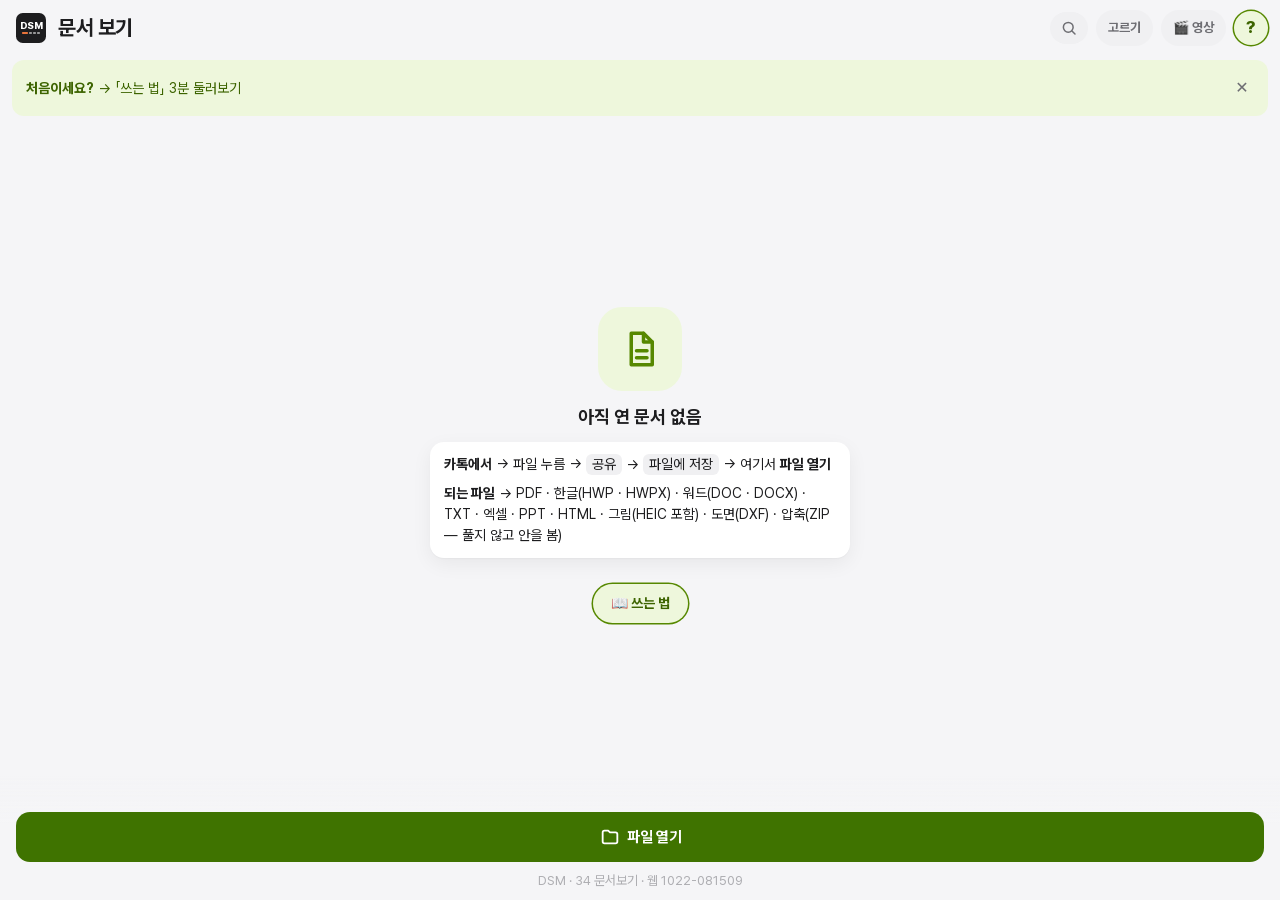
<file: index.html>
<!doctype html>
<html lang="ko">
<head>
<meta charset="utf-8">
<meta name="viewport" content="width=device-width, initial-scale=1, maximum-scale=1, user-scalable=no, viewport-fit=cover">
<title>문서 보기</title>
<!-- 문서 보기 — 보기 화면 (2단계 · 2026-10-03 · 시안 B 종이)
     구역 지도 : ① 색 이름 ② 모양 ③ 화면 뼈대(목록 · 보기 · 판) ④ app.js
     PC 크롬에서 열면 가짜 다리(시험용 목록)로 돈다 — 폰에서는 앱 껍데기의 window.Android 를 씀 -->
<link rel="stylesheet" href="dsm/dsm.css">
<link rel="manifest" href="manifest.webmanifest">
<meta name="apple-mobile-web-app-capable" content="yes">
<meta name="mobile-web-app-capable" content="yes">
<meta name="apple-mobile-web-app-title" content="문서 보기">
<meta name="apple-mobile-web-app-status-bar-style" content="default">
<meta name="theme-color" content="#f5f5f7" media="(prefers-color-scheme: light)">
<meta name="theme-color" content="#000000" media="(prefers-color-scheme: dark)">
<meta name="docview-ver" content="1022-081509">
<link rel="apple-touch-icon" href="icons/icon-180.png">
<link rel="icon" href="icons/favicon-32.png">
<link rel="stylesheet" href="app.css">
</head>
<body>
<svg width="0" height="0" style="position:absolute" aria-hidden="true">
  <symbol id="i-back" viewBox="0 0 24 24"><path d="M15 18l-6-6 6-6"/></symbol>
  <symbol id="i-more" viewBox="0 0 24 24"><circle cx="5" cy="12" r="1.2"/><circle cx="12" cy="12" r="1.2"/><circle cx="19" cy="12" r="1.2"/></symbol>
  <symbol id="i-open" viewBox="0 0 24 24"><path d="M4 7a2 2 0 0 1 2-2h4l2 2h6a2 2 0 0 1 2 2v8a2 2 0 0 1-2 2H6a2 2 0 0 1-2-2z"/></symbol>
  <symbol id="i-doc" viewBox="0 0 24 24"><path d="M7 3h7l5 5v13H7z"/><path d="M14 3v5h5M10 13h6M10 17h6"/></symbol>
  <symbol id="i-page" viewBox="0 0 24 24"><rect x="6" y="3" width="12" height="18" rx="2"/><path d="M9 8h6M9 12h6"/></symbol>
  <symbol id="i-find" viewBox="0 0 24 24"><circle cx="11" cy="11" r="6.5"/><path d="M20 20l-4-4"/></symbol>
  <symbol id="i-size" viewBox="0 0 24 24"><path d="M4 18L9 6l5 12M5.8 14h6.4M15 18l3-7 3 7M15.9 16h4.2"/></symbol>
  <symbol id="i-plain" viewBox="0 0 24 24"><path d="M5 6h14M5 10h14M5 14h10M5 18h7"/></symbol>
  <symbol id="i-fit" viewBox="0 0 24 24"><path d="M4 9V4h5M20 9V4h-5M4 15v5h5M20 15v5h-5"/></symbol>
  <symbol id="i-layers" viewBox="0 0 24 24"><path d="M12 4l9 5-9 5-9-5z"/><path d="M3 14l9 5 9-5"/></symbol>
  <symbol id="i-bg" viewBox="0 0 24 24"><circle cx="12" cy="12" r="8"/><path d="M12 4a8 8 0 0 1 0 16z" fill="currentColor"/></symbol>
  <symbol id="i-up" viewBox="0 0 24 24"><path d="M6 15l6-6 6 6"/></symbol>
  <symbol id="i-down" viewBox="0 0 24 24"><path d="M6 9l6 6 6-6"/></symbol>
  <symbol id="i-rot" viewBox="0 0 24 24"><path d="M20 12a8 8 0 1 1-2.34-5.66"/><path d="M20 4v5h-5"/></symbol>
  <symbol id="i-pen" viewBox="0 0 24 24"><path d="M4 20l1.2-4.8L15.5 4.9a2 2 0 0 1 2.8 0l.8.8a2 2 0 0 1 0 2.8L8.8 18.8z"/><path d="M13.5 7l3.5 3.5"/></symbol>
  <symbol id="i-memo" viewBox="0 0 24 24"><path d="M5 4h14v10.5L13.5 20H5z"/><path d="M13.5 20v-5.5H19M8.5 9h7M8.5 12.5h4"/></symbol>
  <symbol id="i-eraser" viewBox="0 0 24 24"><path d="M9 20h11"/><path d="M4.6 14.4l9-9a2 2 0 0 1 2.8 0l2.2 2.2a2 2 0 0 1 0 2.8L11 18H8.2z"/><path d="M9 9l6 6"/></symbol>
  <symbol id="i-undo" viewBox="0 0 24 24"><path d="M9 13L4 8l5-5"/><path d="M4 8h10a6 6 0 0 1 0 12h-3"/></symbol>
  <symbol id="i-x" viewBox="0 0 24 24"><path d="M6 6l12 12M18 6L6 18"/></symbol>
  <symbol id="i-share" viewBox="0 0 24 24"><circle cx="18" cy="5.5" r="2.5"/><circle cx="6" cy="12" r="2.5"/><circle cx="18" cy="18.5" r="2.5"/><path d="M8.2 10.8l7.6-4.1M8.2 13.2l7.6 4.1"/></symbol>
  <symbol id="i-ruler" viewBox="0 0 24 24"><path d="M3.5 16.5L16.5 3.5l4 4L7.5 20.5z"/><path d="M7 13l2 2M10 10l2 2M13 7l2 2"/></symbol>
  <symbol id="i-copy" viewBox="0 0 24 24"><rect x="8.5" y="8.5" width="11.5" height="11.5" rx="2.2"/><path d="M15.5 8.5V6.2a2.2 2.2 0 0 0-2.2-2.2H6.2A2.2 2.2 0 0 0 4 6.2v7.1a2.2 2.2 0 0 0 2.2 2.2h2.3"/></symbol>
  <symbol id="i-mark" viewBox="0 0 24 24"><path d="M7 3.5h10a1 1 0 0 1 1 1V21l-6-4.2L6 21V4.5a1 1 0 0 1 1-1z"/></symbol>
  <symbol id="i-arrow" viewBox="0 0 24 24"><path d="M5 19L19 5M10 5h9v9"/></symbol>
  <symbol id="i-box" viewBox="0 0 24 24"><rect x="4" y="6" width="16" height="12" rx="1.5"/></symbol>
  <symbol id="i-oval" viewBox="0 0 24 24"><ellipse cx="12" cy="12" rx="8.5" ry="6.5"/></symbol>
  <symbol id="i-text" viewBox="0 0 24 24"><path d="M5 7V4.5h14V7M12 4.5v15M9 19.5h6"/></symbol>
  <symbol id="i-grid" viewBox="0 0 24 24"><rect x="4" y="4" width="6.5" height="7" rx="1.2"/><rect x="13.5" y="4" width="6.5" height="7" rx="1.2"/><rect x="4" y="13.5" width="6.5" height="7" rx="1.2"/><rect x="13.5" y="13.5" width="6.5" height="7" rx="1.2"/></symbol>
</svg>

<!-- ③-① 최근 목록 -->
<section id="home" class="view">
  <header class="bar" id="homebar"><span class="dsm-mark" aria-hidden="true"><b>DSM</b><i><u></u><u></u><u></u><u></u></i></span><h1>문서 보기</h1><button class="tovideo 찾기단추" id="gfind" aria-label="전체 찾기"><svg class="ico"><use href="#i-find"/></svg></button><button class="tovideo" id="selbtn">고르기</button><a class="tovideo" href="video/index.html" aria-label="영상">🎬<span class="좁으면숨김"> 영상</span></a><a class="tovideo 도움단추" id="helpbtn" href="help.html" aria-label="쓰는 법">?</a></header>
  <header class="bar" id="selbar" hidden><h1 id="selcnt">0개 고름</h1><button class="tovideo" id="selall">다 고르기</button><button class="tovideo" id="seldone">끝</button></header>
  <header class="bar findbar" id="gbar" hidden><button class="ib" id="gclose" aria-label="찾기 닫기"><svg class="ico"><use href="#i-back"/></svg></button><label class="field"><svg class="ico"><use href="#i-find"/></svg><input id="gq" type="search" placeholder="파일 이름 · 문서 속 글" enterkeyhint="search" autocomplete="off"></label></header>
  <div id="kinds" class="칩줄" hidden></div>
  <div id="helpnote" class="처음알림" hidden><a href="help.html"><b>처음이세요?</b> → 「쓰는 법」 3분 둘러보기</a><button id="helpnoteclose" aria-label="닫기">✕</button></div>
  <main id="list" class="list"></main>
  <div id="empty" class="empty" hidden>
    <div class="big"><svg class="ico"><use href="#i-doc"/></svg></div>
    <h2>아직 연 문서 없음</h2>
    <div class="how">
      <div><b>카톡에서</b> → 파일 누름 → <span class="pill">⋮</span> → <span class="pill">다른 앱으로 열기</span> → 문서 보기</div>
      <div><b>되는 파일</b> → PDF · 한글(HWP · HWPX) · 워드(DOC · DOCX) · TXT · 엑셀(XLS · XLSX) · PPT(PPTX · 옛 PPT) · HTML · 그림(JPG · PNG · HEIC 등) · 도면(DXF) · 압축(ZIP — 풀지 않고 안을 봄)</div>
      <div><b>녹화 영상</b> → 갤러리에서 <span class="pill">공유</span> → 문서 보기 → 장면판으로 클로드에게 (위 🎬)</div>
    </div>
    <a class="도움줄" href="help.html">📖 쓰는 법</a>
  </div>
  </div>
  <button id="pick" class="fab"><svg class="ico"><use href="#i-open"/></svg>파일 열기</button>
  <div id="selfoot" class="selfoot" hidden><button id="selpdf" class="새것" hidden>📄 PDF 로</button><button id="selcmp" class="새것" hidden>⇄ 견주기</button><button id="selfav">⭐ 즐겨찾기</button><button id="selgroup">🏷 묶음</button><button id="seldel" class="지움">지우기</button></div>
  <div class="서명" id="sign">DSM · 34 문서보기</div>
</section>

<!-- ③-② 보기 -->
<section id="viewer" class="view" hidden>
  <header class="bar" id="vbar">
    <button class="ib" id="back" aria-label="뒤로"><svg class="ico"><use href="#i-back"/></svg></button>
    <div class="t"><div class="n" id="vname"></div><div class="s" id="vsub"></div></div>
    <button class="ib 밤-b" id="nightbtn" aria-label="밤 보기" hidden>🌙</button>
    <button class="ib bmk-b" id="bmk" aria-label="책갈피" hidden><svg class="ico"><use href="#i-mark"/></svg></button>
    <button class="ib memo-b" id="memo" aria-label="쪽지"><svg class="ico"><use href="#i-memo"/></svg></button>
  </header>
  <header class="bar findbar" id="findbar" hidden>
    <button class="ib" id="fclose" aria-label="찾기 닫기"><svg class="ico"><use href="#i-back"/></svg></button>
    <label class="field"><svg class="ico"><use href="#i-find"/></svg><input id="fq" type="search" placeholder="찾을 낱말" enterkeyhint="search" autocomplete="off"></label>
    <span class="cnt" id="fcnt"></span>
    <button class="ib" id="fprev" aria-label="앞"><svg class="ico"><use href="#i-up"/></svg></button>
    <button class="ib" id="fnext" aria-label="뒤"><svg class="ico"><use href="#i-down"/></svg></button>
  </header>
  <div id="memobox" class="memobox" hidden><div class="mt" id="memotext" role="button"></div><button class="ib" id="memofold" aria-label="쪽지 접기"><svg class="ico"><use href="#i-x"/></svg></button></div>
  <div id="note" class="note" hidden></div>
  <main id="reader" class="reader"><div id="pages" class="pages"></div></main>
  <main id="flow" class="flow" hidden><div id="flowin" class="flowin"></div></main>
  <main id="zipbox" class="list zipbox" hidden></main>
  <main id="cadbox" class="cadbox" hidden><canvas id="cad"></canvas><div id="cadnotes" class="cadnotes"></div></main>
  <div id="resume" class="이어봄" hidden><span id="resumetext"></span><button id="resumetop">처음부터</button></div>
  <div id="penpal" class="penpal" hidden></div>
  <div id="shapebar" class="shapebar" hidden><button data-f="a"><svg class="ico"><use href="#i-arrow"/></svg>화살표</button><button data-f="r"><svg class="ico"><use href="#i-box"/></svg>네모</button><button data-f="o"><svg class="ico"><use href="#i-oval"/></svg>동그라미</button><button data-f="t"><svg class="ico"><use href="#i-text"/></svg>글</button></div>
  <div id="stampbar" class="shapebar 도장줄" hidden></div>
  <div id="penbar" class="penbar" hidden>
    <div class="펜종류"><button data-m="펜">펜</button><button data-m="형광">형광</button><button data-m="메모">메모</button><button data-m="도형">도형</button><button data-m="도장">도장</button></div>
    <button class="펜지금" id="pencolor" aria-label="색 고르기"><i id="pencolordot"></i><svg class="ico"><use href="#i-down"/></svg></button>
    <span class="갈피"></span>
    <button class="pb" id="eraser"><svg class="ico"><use href="#i-eraser"/></svg>지우개</button>
    <button class="pb" id="undo"><svg class="ico"><use href="#i-undo"/></svg>되돌리기</button>
    <button class="pb" id="penoff" aria-label="펜 끄기"><svg class="ico"><use href="#i-x"/></svg></button>
  </div>
  <div id="measbar" class="penbar measbar" hidden>
    <div class="재기글" id="meastext"></div>
    <button class="pb" id="measscale" hidden>축척</button>
    <button class="pb" id="meassave" hidden>남기기</button>
    <button class="pb" id="measundo"><svg class="ico"><use href="#i-undo"/></svg>한 점</button>
    <button class="pb" id="measclear">새로</button>
    <button class="pb" id="measoff" aria-label="재기 끄기"><svg class="ico"><use href="#i-x"/></svg></button>
  </div>
  <footer class="tools" id="tools">
    <button class="tool" id="goto"><svg class="ico"><use href="#i-grid"/></svg>쪽 목록</button>
    <button class="tool" id="find"><svg class="ico"><use href="#i-find"/></svg>찾기</button>
    <button class="tool" id="size"><svg class="ico"><use href="#i-size"/></svg>글씨</button>
    <button class="tool" id="plain"><svg class="ico"><use href="#i-plain"/></svg><span id="plainlab">글자만</span></button>
    <button class="tool" id="fit"><svg class="ico"><use href="#i-fit"/></svg>맞춤</button>
    <button class="tool" id="layers"><svg class="ico"><use href="#i-layers"/></svg>레이어</button>
    <button class="tool" id="rot"><svg class="ico"><use href="#i-rot"/></svg>돌리기</button>
    <button class="tool" id="pen"><svg class="ico"><use href="#i-pen"/></svg>펜</button>
    <button class="tool" id="measure"><svg class="ico"><use href="#i-ruler"/></svg>재기</button>
    <button class="tool" id="pptmode"><svg class="ico"><use href="#i-plain"/></svg><span id="pptmodelab">글로</span></button>
    <button class="tool" id="copy"><svg class="ico"><use href="#i-copy"/></svg>복사</button>
    <button class="tool" id="share"><svg class="ico"><use href="#i-share"/></svg>보내기</button>
  </footer>
</section>

<!-- ③-⑤ 두 판 견주기 (0.9.6 ⑪) -->
<section id="cmpview" class="view cmpview" hidden>
  <header class="bar">
    <button class="ib" id="cmpback" aria-label="뒤로"><svg class="ico"><use href="#i-back"/></svg></button>
    <div class="t"><div class="n" id="cmpname"></div><div class="s" id="cmpsub"></div></div>
    <button class="ib" id="cmpprev" aria-label="앞 달라진 쪽"><svg class="ico"><use href="#i-up"/></svg></button>
    <button class="ib" id="cmpnext" aria-label="다음 달라진 쪽"><svg class="ico"><use href="#i-down"/></svg></button>
  </header>
  <main id="cmpbox" class="cmpbox"><canvas id="cmpcv"></canvas><div id="cmpnote" class="cmp알림" hidden></div></main>
  <footer class="cmpfoot">
    <button class="pb" id="cmpleft" aria-label="앞 쪽">‹</button><span id="cmppage" class="cmp쪽"></span><button class="pb" id="cmpright" aria-label="다음 쪽">›</button>
    <div class="seg" id="cmpmode"><button data-v="앞">앞 판</button><button data-v="겹침" class="on">겹침</button><button data-v="뒤">뒤 판</button></div>
    <button class="pb" id="cmpzoom">크게</button><button class="pb" id="cmpswap" aria-label="앞뒤 바꾸기">⇄</button>
  </footer>
</section>

<!-- ③-④ PDF 쪽 목록 (v0.7) -->
<section id="thumbs" class="view thumbs" hidden>
  <header class="bar">
    <button class="ib" id="tclose" aria-label="닫기"><svg class="ico"><use href="#i-back"/></svg></button>
    <div class="t"><div class="n">쪽 목록</div><div class="s" id="tsub"></div></div>
    <label class="field 쪽칸"><input id="tn" type="number" inputmode="numeric" placeholder="쪽 번호" min="1" enterkeyhint="go"></label>
    <button class="btn" id="tgo">이동</button>
  </header>
  <div id="tkinds" class="칩줄" hidden></div>
  <main id="tgrid" class="tgrid"></main>
  <main id="tlist" class="tlist" hidden></main>
</section>

<div id="chip" class="chip" hidden></div><!-- 칩은 목록 · 보기 둘 다에서 보이게 밖으로 (10-05) -->

<!-- ③-③ 아래에서 올라오는 판 (⋯ · 쪽 이동) -->
<div id="dim" class="dim" hidden></div>
<div id="sheet" class="sheet" hidden></div>

<script src="meta.js"></script>
<script src="zip.js"></script>
<script src="docs.js"></script>
<script src="cfb.js"></script>
<script src="hwpdoc.js"></script>
<script src="pen.js"></script>
<script src="dxf.js"></script>
<script src="xls.js"></script>
<script src="html.js"></script>
<script src="ppt.js"></script>
<script src="share.js"></script>
<script src="zipview.js"></script>
<script src="pdfmok.js"></script>
<script src="web.js"></script>
<script src="app.js"></script>
<script src="memo.js"></script>
</body>
</html>
</file>
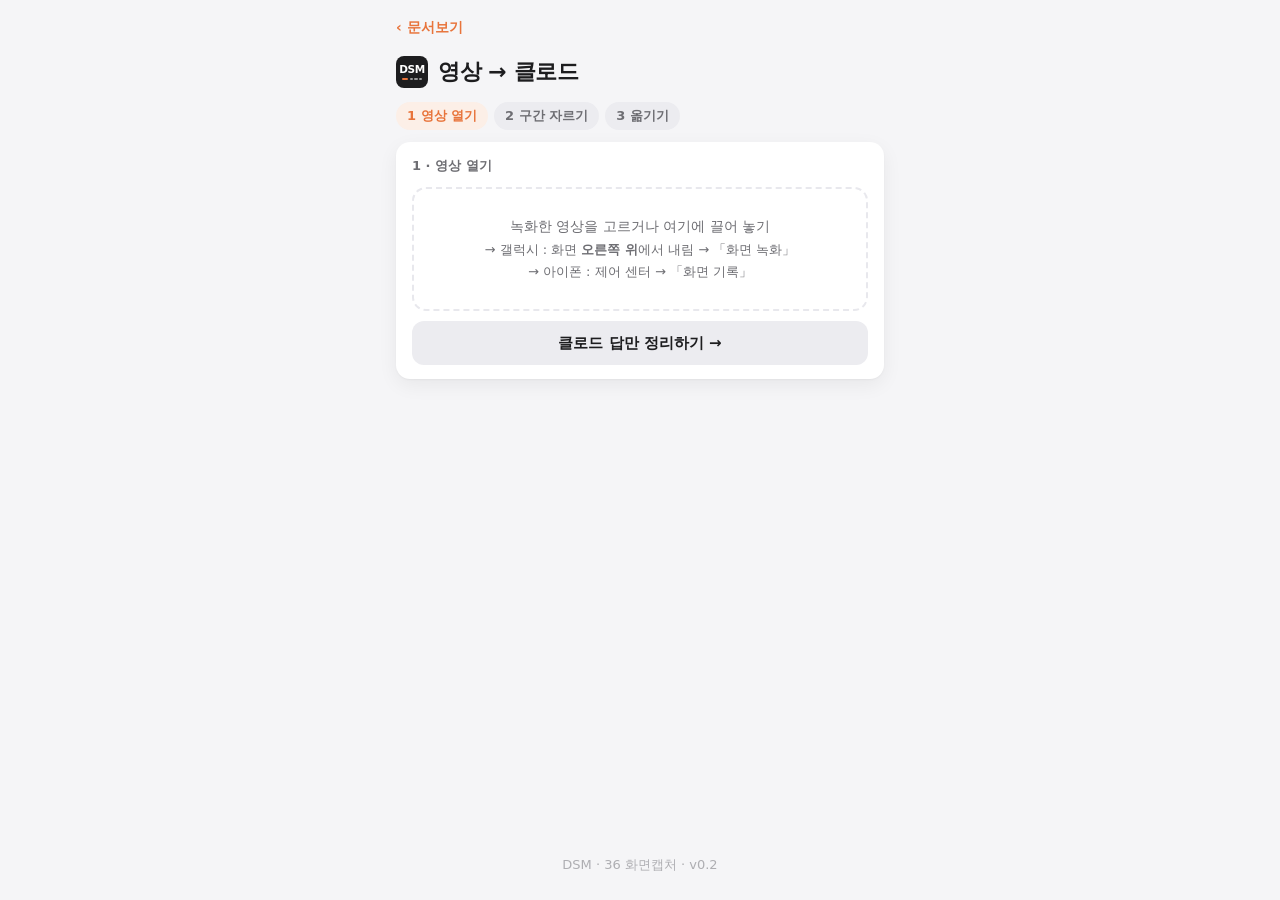
<file: video/index.html>
<!DOCTYPE html>
<html lang="ko"><head><meta charset="utf-8">
<meta name="viewport" content="width=device-width,initial-scale=1,viewport-fit=cover">
<title>영상 → 클로드</title>
<!-- 36번 화면캡처 · v0.2 (2026-10-18 · 구간 자르기 · 바로 옮기기 — 목업 1_계획\구간자르기_목업.html 승인)
     v0.1 (10-04) — 영상을 장면판 그림 + 글로 바꿔 클로드에게, 클로드 답은 내용 문서로
     단계 : 1 영상 열기 → 2 구간 자르기 → 3 옮기기 (잘라낸 영상 · 클로드에게) → 클로드 답 정리
     글꼴 : 시험 화면만 인터넷(jsdelivr)에서 받음 — 앱에 실을 때 싣기.py 가 이 줄을 뺌 (인터넷 권한 없음) -->
<link rel="stylesheet" href="video.css">
<style>.집{font-size:14px;font-weight:600;color:var(--c);text-decoration:none;align-self:flex-start;padding:4px 0}</style>
</head><body>
<div class="앱">
 <a class="집" href="../index.html">‹ 문서보기</a>
 <div class="머리"><span class="표식">DSM<i><u></u><u></u><u></u><u></u></i></span><h1>영상 → 클로드</h1></div>
 <div class="단계" id="단계"><span data-n="1">1 영상 열기</span><span data-n="2">2 구간 자르기</span><span data-n="3">3 옮기기</span><span data-n="4" hidden>클로드 답 정리</span></div>

 <!-- 1 영상 열기 -->
 <section class="칸" id="칸1">
  <div class="이름">1 · 영상 열기</div>
  <label class="놓는곳" id="놓는곳">녹화한 영상을 고르거나 여기에 끌어 놓기<br><small>→ 갤럭시 : 화면 <b>오른쪽 위</b>에서 내림 → 「화면 녹화」<br>→ 아이폰 : 제어 센터 → 「화면 기록」</small>
   <input type="file" id="파일" accept="video/*" hidden></label>
  <button class="보조" id="문서만">클로드 답만 정리하기 →</button>
 </section>

 <!-- 2 구간 자르기 -->
 <section class="칸" id="칸2" hidden>
  <video id="영상" controls playsinline muted></video>
  <div class="띠그림" id="띠">
   <div class="띠칸" id="띠칸"></div>
   <div class="가림" id="가림앞"></div><div class="가림" id="가림뒤"></div>
   <div class="고른틀" id="고른틀"></div><div class="재생선" id="재생선"></div>
  </div>
  <div class="시각"><span>시작 <b id="시작글">0:00.0</b></span><span>길이 <b id="길이글">0.0초</b></span><span>끝 <b id="끝글">0:00.0</b></span></div>
  <div class="다듬" data-k="시작"><span>시작</span><button data-d="-1">−1초</button><button data-d="-0.1">−0.1</button><button class="여기" data-d="여기">여기</button><button data-d="0.1">+0.1</button><button data-d="1">+1초</button></div>
  <div class="다듬" data-k="끝"><span>끝</span><button data-d="-1">−1초</button><button data-d="-0.1">−0.1</button><button class="여기" data-d="여기">여기</button><button data-d="0.1">+0.1</button><button data-d="1">+1초</button></div>
  <button class="보조" id="다시보기">▶ 구간만 다시 보기</button>
  <details class="더보기"><summary>더 보기</summary>
   <div class="줄"><button class="보조 넓" id="손으로">📷 이 장면 넣기</button></div>
   <div class="풀이" id="손수">→ 영상을 멈춘 장면을 클로드에게 갈 장면에 꼭 넣음</div>
  </details>
  <div class="상황" id="상황2"></div>
  <button class="주" id="다음3">다음 → 옮기기</button>
 </section>

 <!-- 3 옮기기 -->
 <section class="칸" id="칸3" hidden>
  <!-- 갈래 ① 잘라낸 영상 -->
  <div class="갈래">
   <h3>🎬 잘라낸 영상 <small id="구간글"></small></h3>
   <div class="진행" id="영상진행"><b></b></div>
   <div class="상황" id="상황영상"></div>
   <div class="세단추"><button class="주색" id="영상보내기" disabled><em>⇪</em>보내기</button><button id="영상복사" disabled><em>📋</em>복사</button><button id="영상저장" disabled><em>💾</em>저장</button></div>
   <p class="풀이" id="영상풀이">→ 보내기 = 카톡 · 갤러리 · 드라이브 (공유 창)</p>
  </div>
  <!-- 갈래 ② 클로드에게 · 장면 그림 + 글 -->
  <div class="갈래">
   <h3>🖼 클로드에게 · 장면 그림 + 글</h3>
   <div class="진행" id="진행"><b></b></div>
   <div class="격자" id="격자"></div>
   <div class="풀이" id="고른수">장면 0</div>
   <div class="칩들" id="물음칩">
    <button class="칩 켬" data-v="이 영상의 재료와 조리 순서를 표로 정리해 줘">레시피 정리</button>
    <button class="칩" data-v="이 영상의 요점을 세 줄로 정리해 줘">요점 3줄</button>
    <button class="칩" data-v="이 영상에 나온 장소 · 가게 이름 · 특징을 표로 정리해 줘">장소 · 가게</button>
    <button class="칩" data-v="">직접 쓰기</button></div>
   <textarea id="물음" rows="2">이 영상의 재료와 조리 순서를 표로 정리해 줘</textarea>
   <div class="상황" id="상황3"></div>
   <button class="주" id="클로드복사" disabled>📋 복사 → 클로드에 붙여 넣기</button>
   <button class="보조" id="보내기" disabled>⇪ 클로드로 공유</button>
   <details class="더보기" id="더보기3"><summary>더 보기</summary>
    <div class="이름">장면 모양</div>
    <div class="칩들" id="꼴"><button class="칩 켬" data-v="판">한 장에 모아 (9칸)</button><button class="칩" data-v="낱장">따로따로</button></div>
    <div class="이름">장면 뽑는 법</div>
    <div class="칩들" id="방식"><button class="칩 켬" data-v="바뀔때">장면 바뀔 때</button><button class="칩" data-v="2초">2초마다</button></div>
    <div class="미리판" id="미리판"></div>
    <div class="복사줄" id="복사줄"></div>
    <button class="보조" id="저장만">💾 그림 저장</button>
    <div class="이름">함께 갈 글</div>
    <textarea id="함께글" rows="3"></textarea>
   </details>
  </div>
  <button class="보조" id="다음4">클로드 답 정리 →</button>
 </section>

 <!-- 클로드 답 정리 -->
 <section class="칸" id="칸4" hidden>
  <div class="이름">클로드 답 정리 · 내용 문서만 꺼내기</div>
  <p class="풀이">→ 클로드 앱에서 답을 길게 눌러 복사 → 아래에 붙여 넣기 (앱에 넣으면 「공유 → 문서보기」로 바로 옴)</p>
  <input type="text" id="제목" placeholder="제목">
  <textarea id="답" rows="6" placeholder="클로드 답 붙여 넣기"></textarea>
  <div class="문서" id="문서"></div>
  <div class="내보내기">
   <button id="복사"><em>⧉</em>복사</button><button id="md"><em>📝</em>글 파일</button>
   <button id="docx"><em>📄</em>워드</button><button class="주색" id="문서보내기"><em>↗</em>보내기</button></div>
  <div class="상황" id="상황4"></div>
 </section>

 <div class="서명">DSM · 36 화면캡처 · v0.2</div>
</div>
<script src="video.js"></script>
<script src="ui.js"></script>
</body></html>
</file>
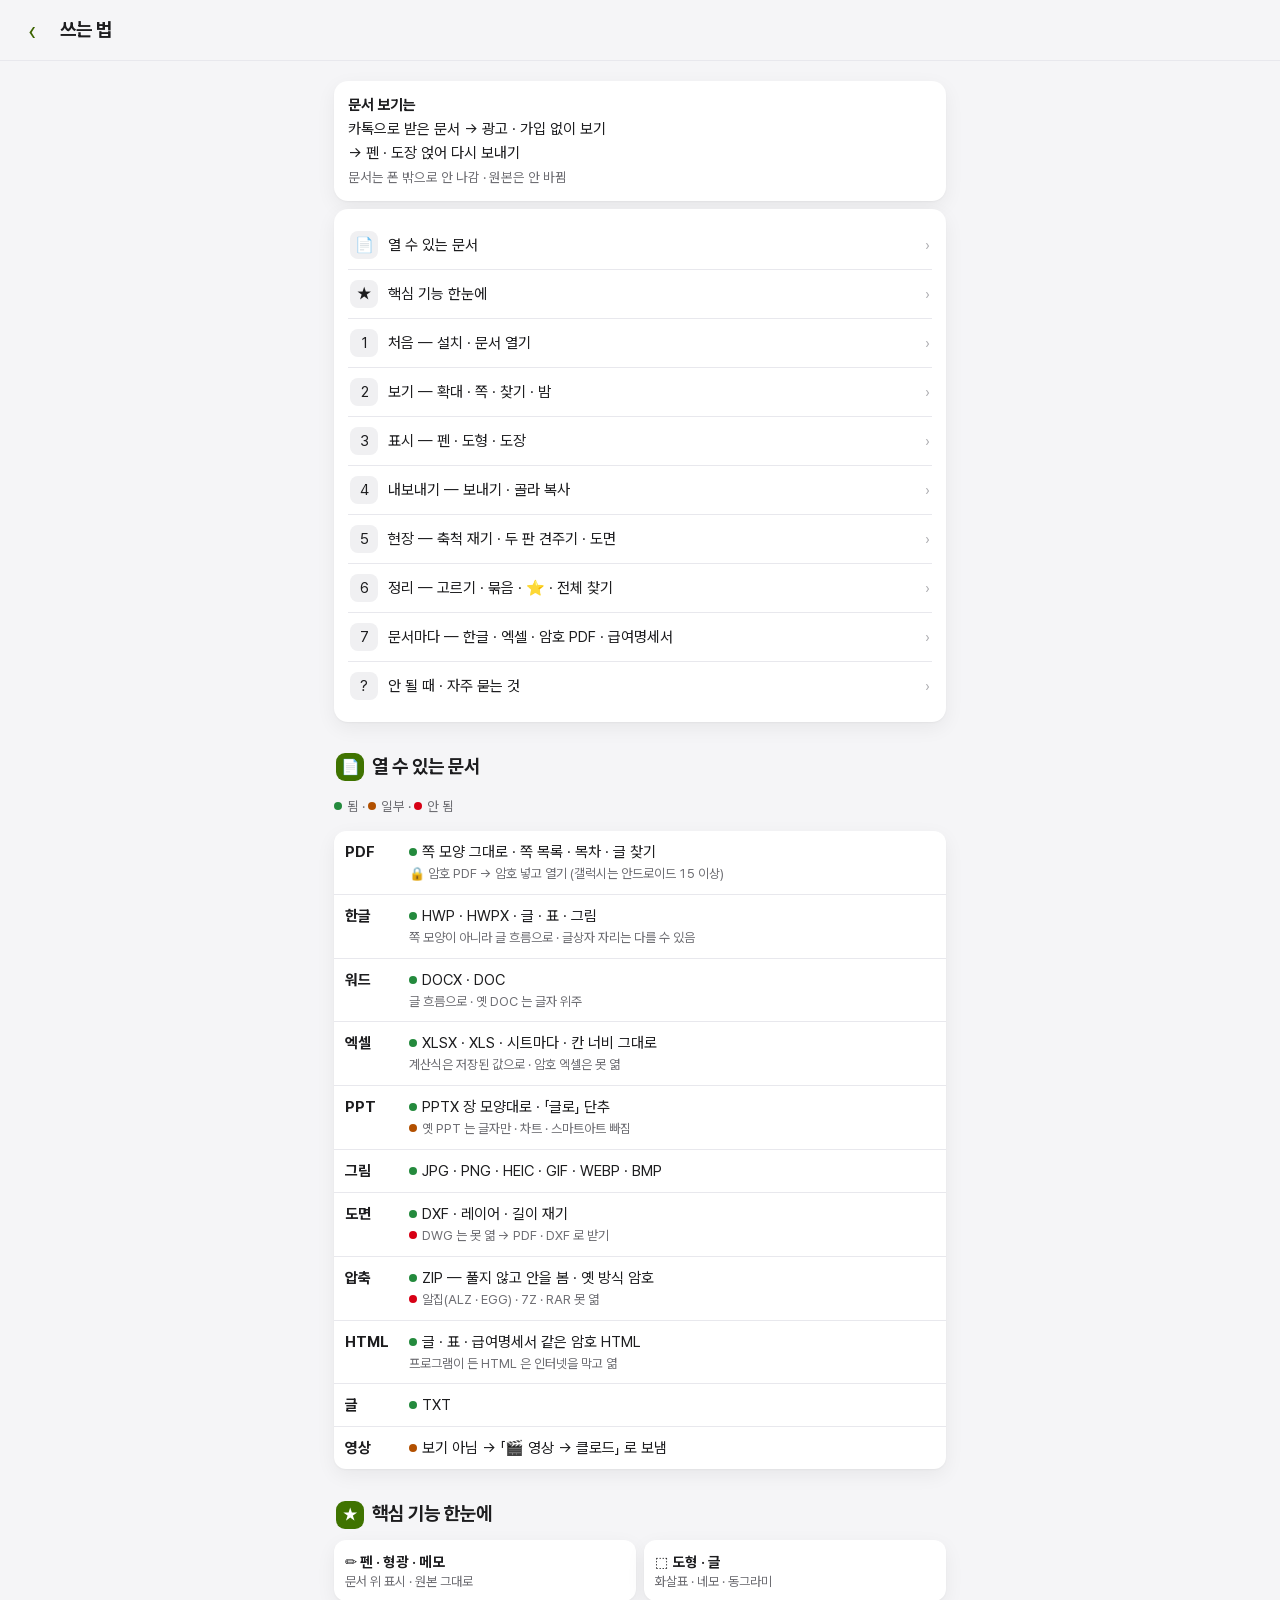
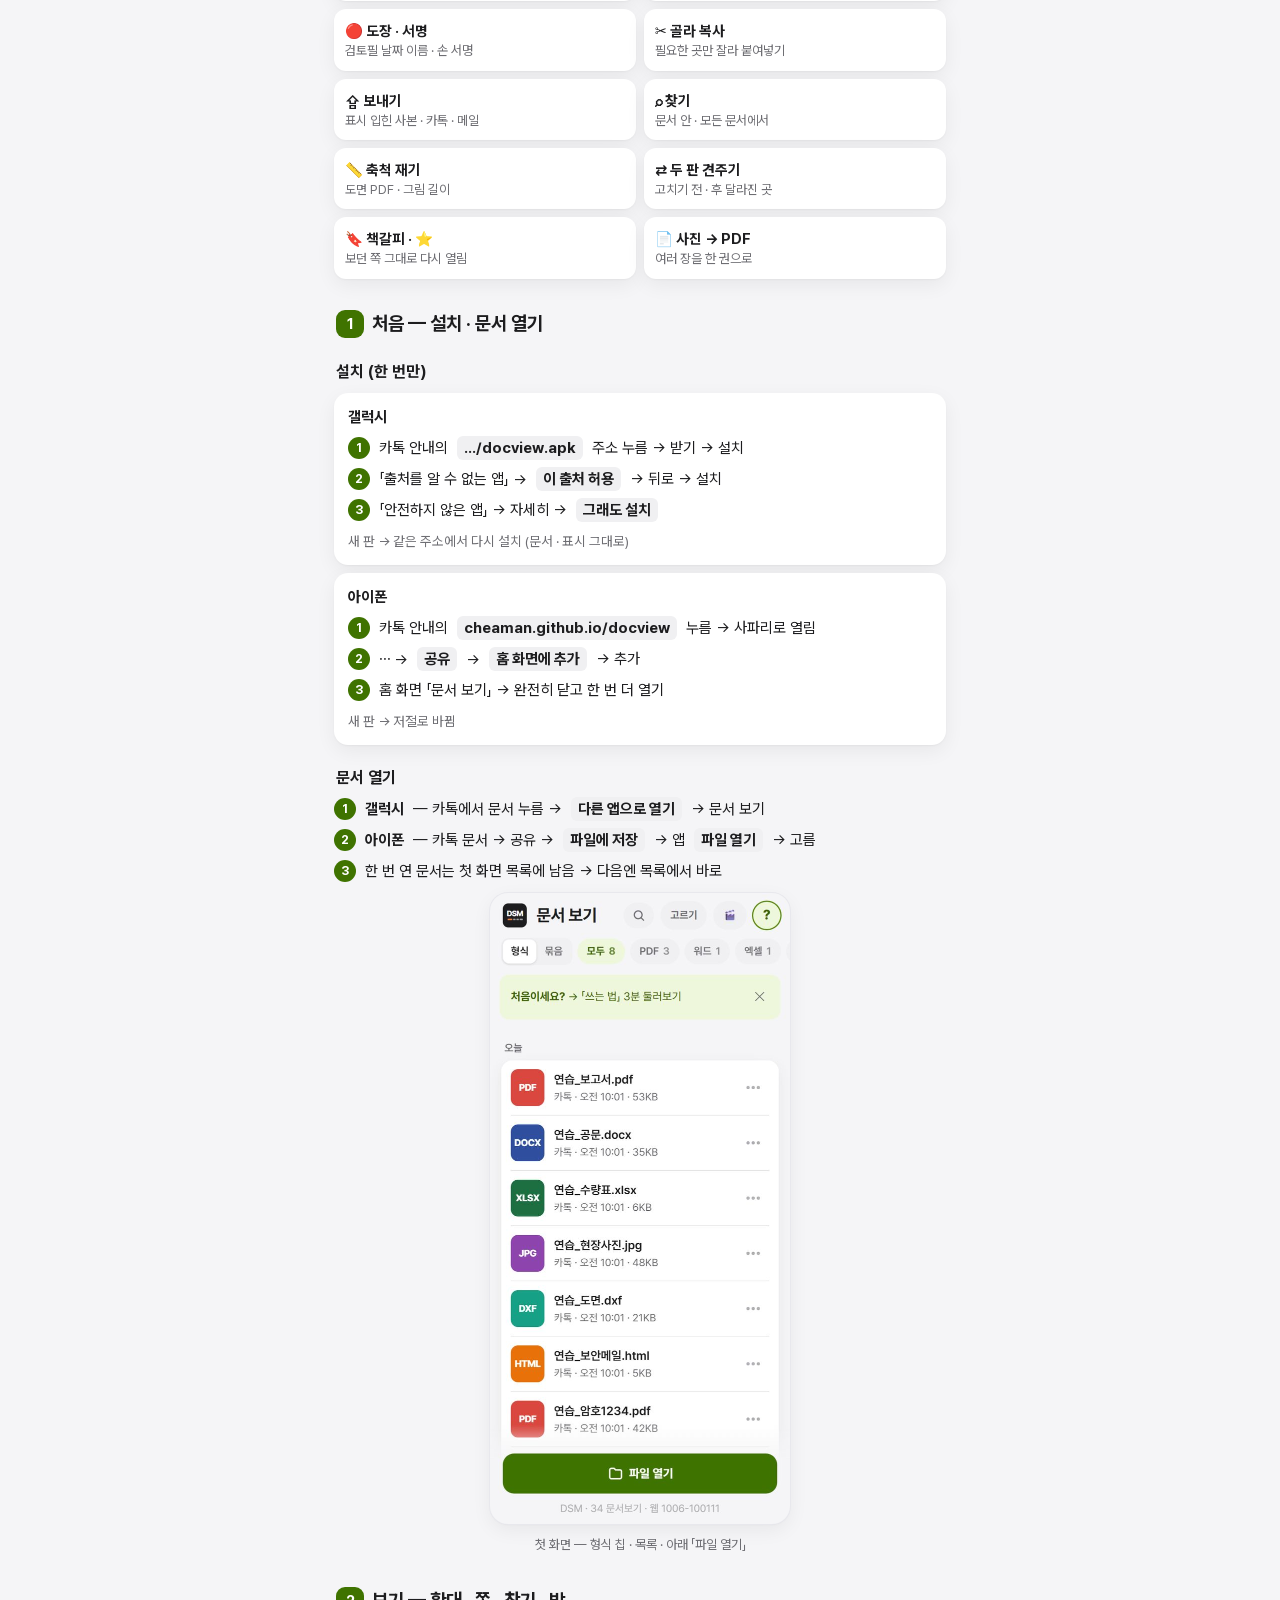
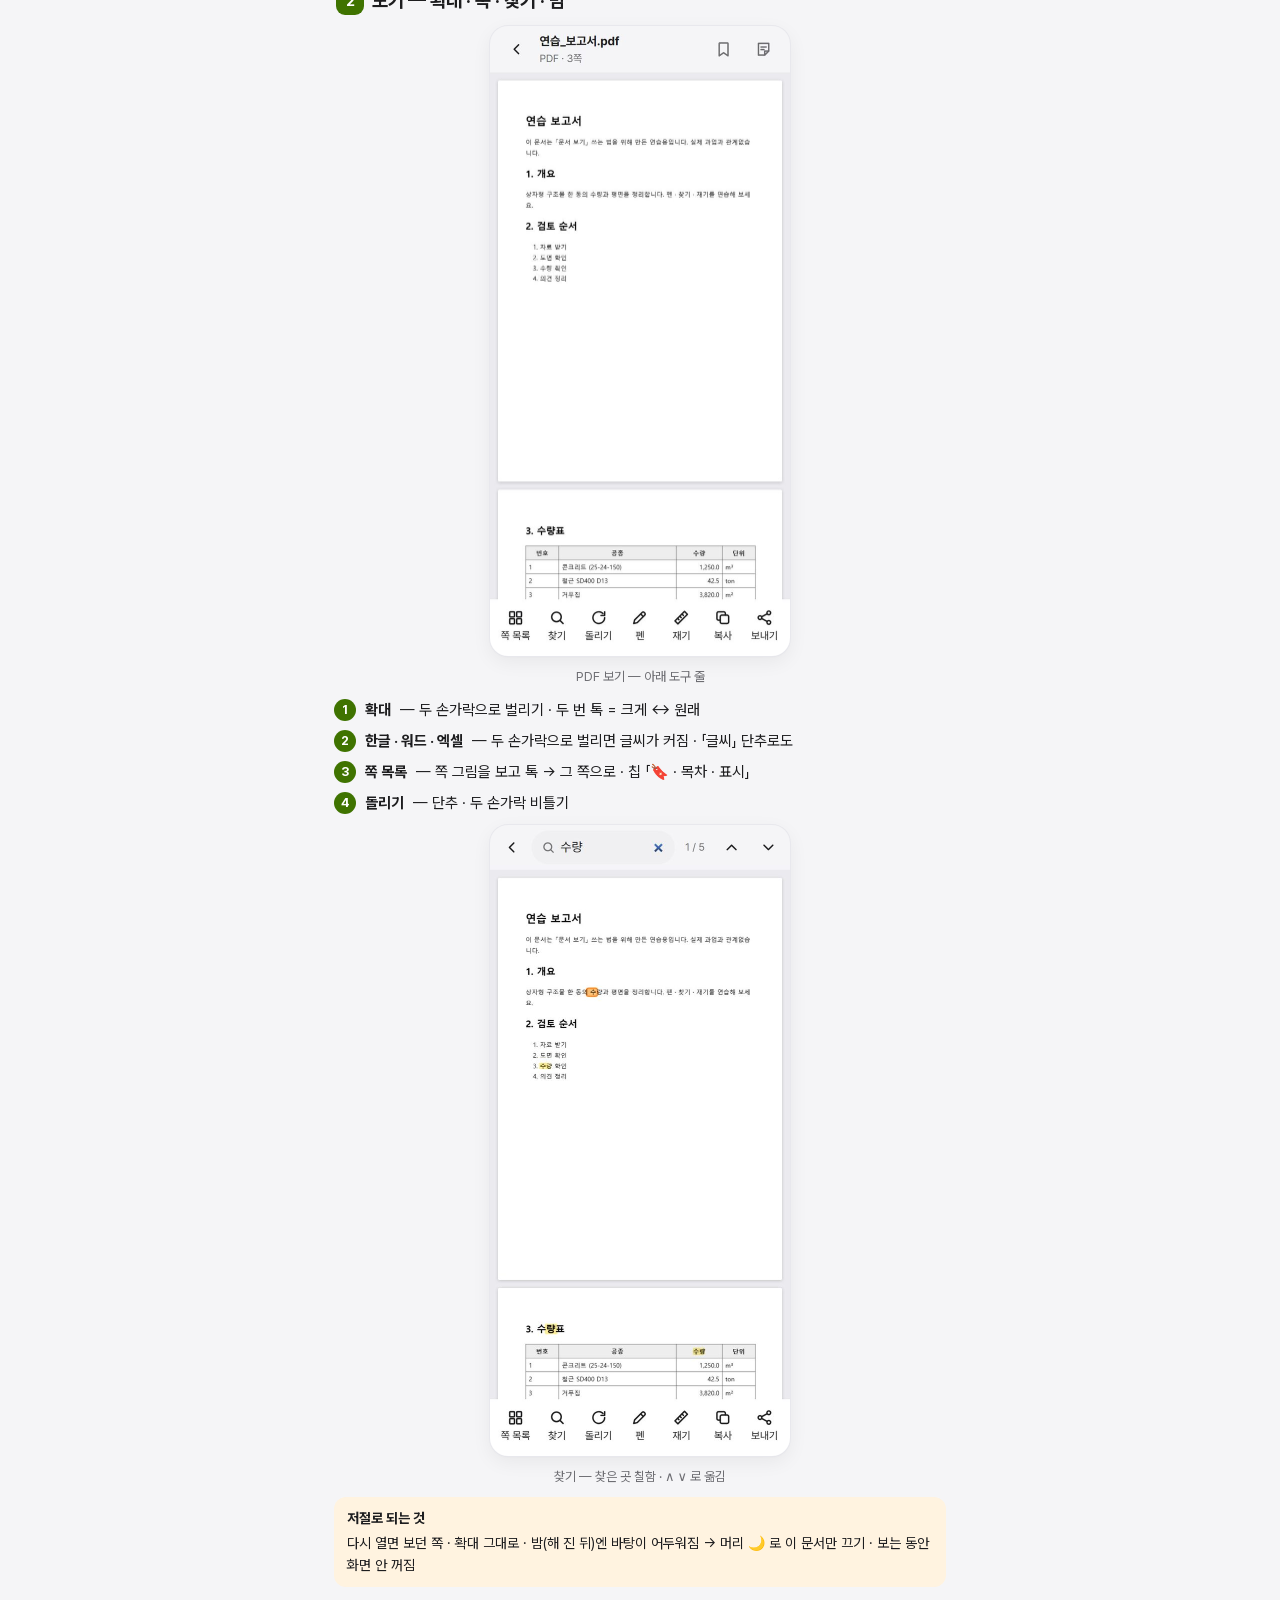
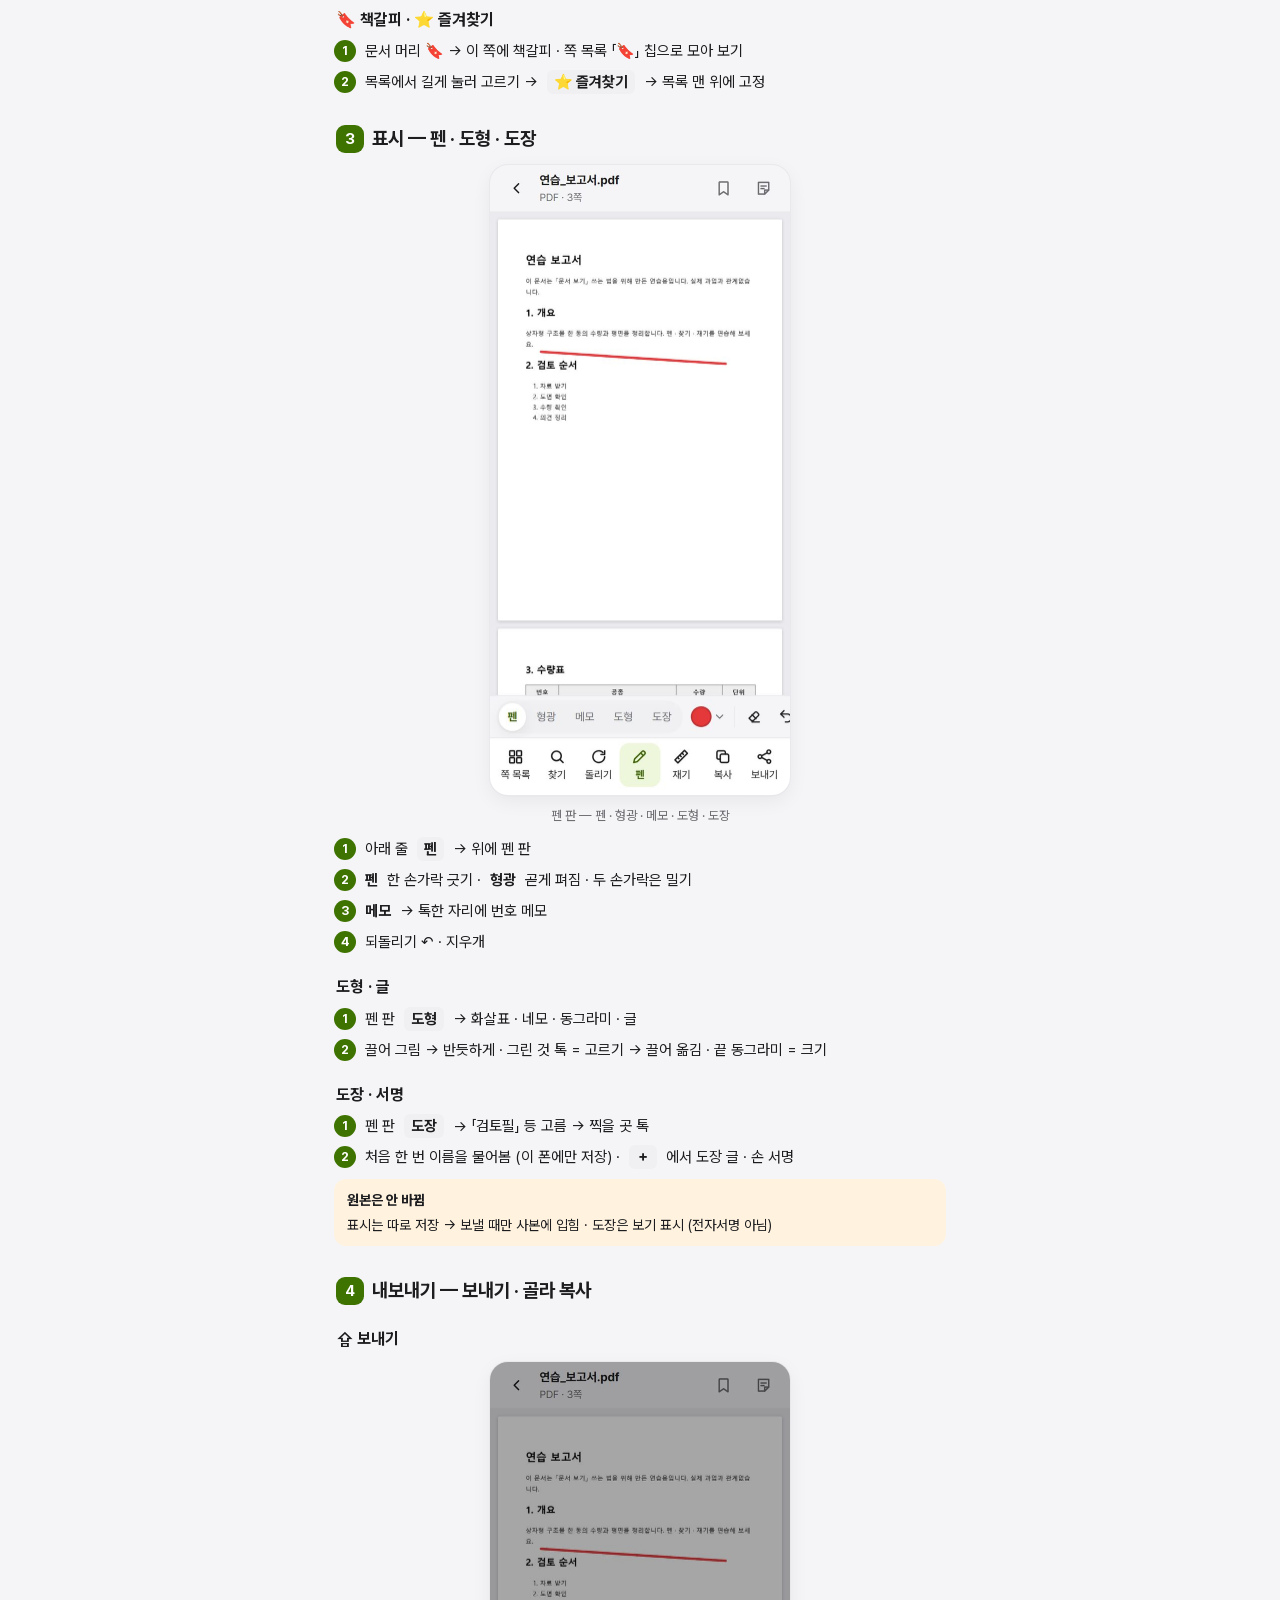
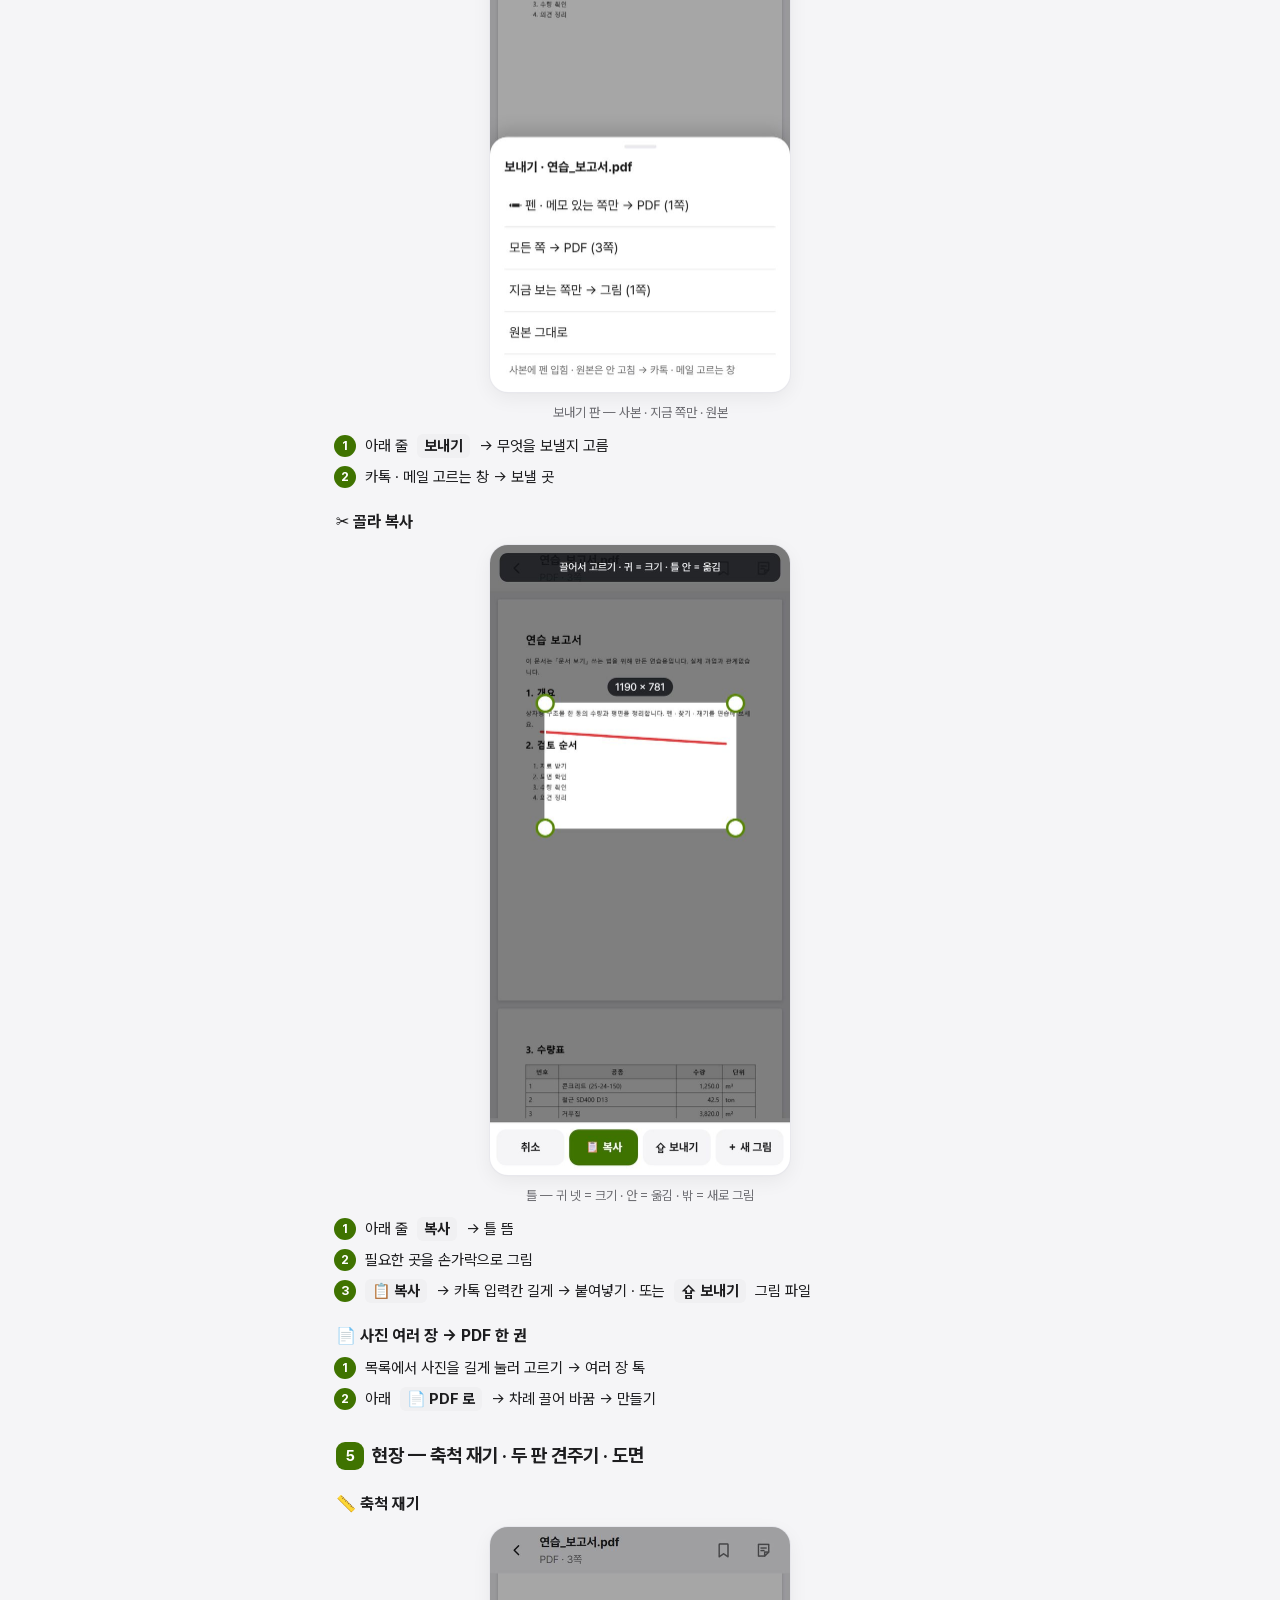
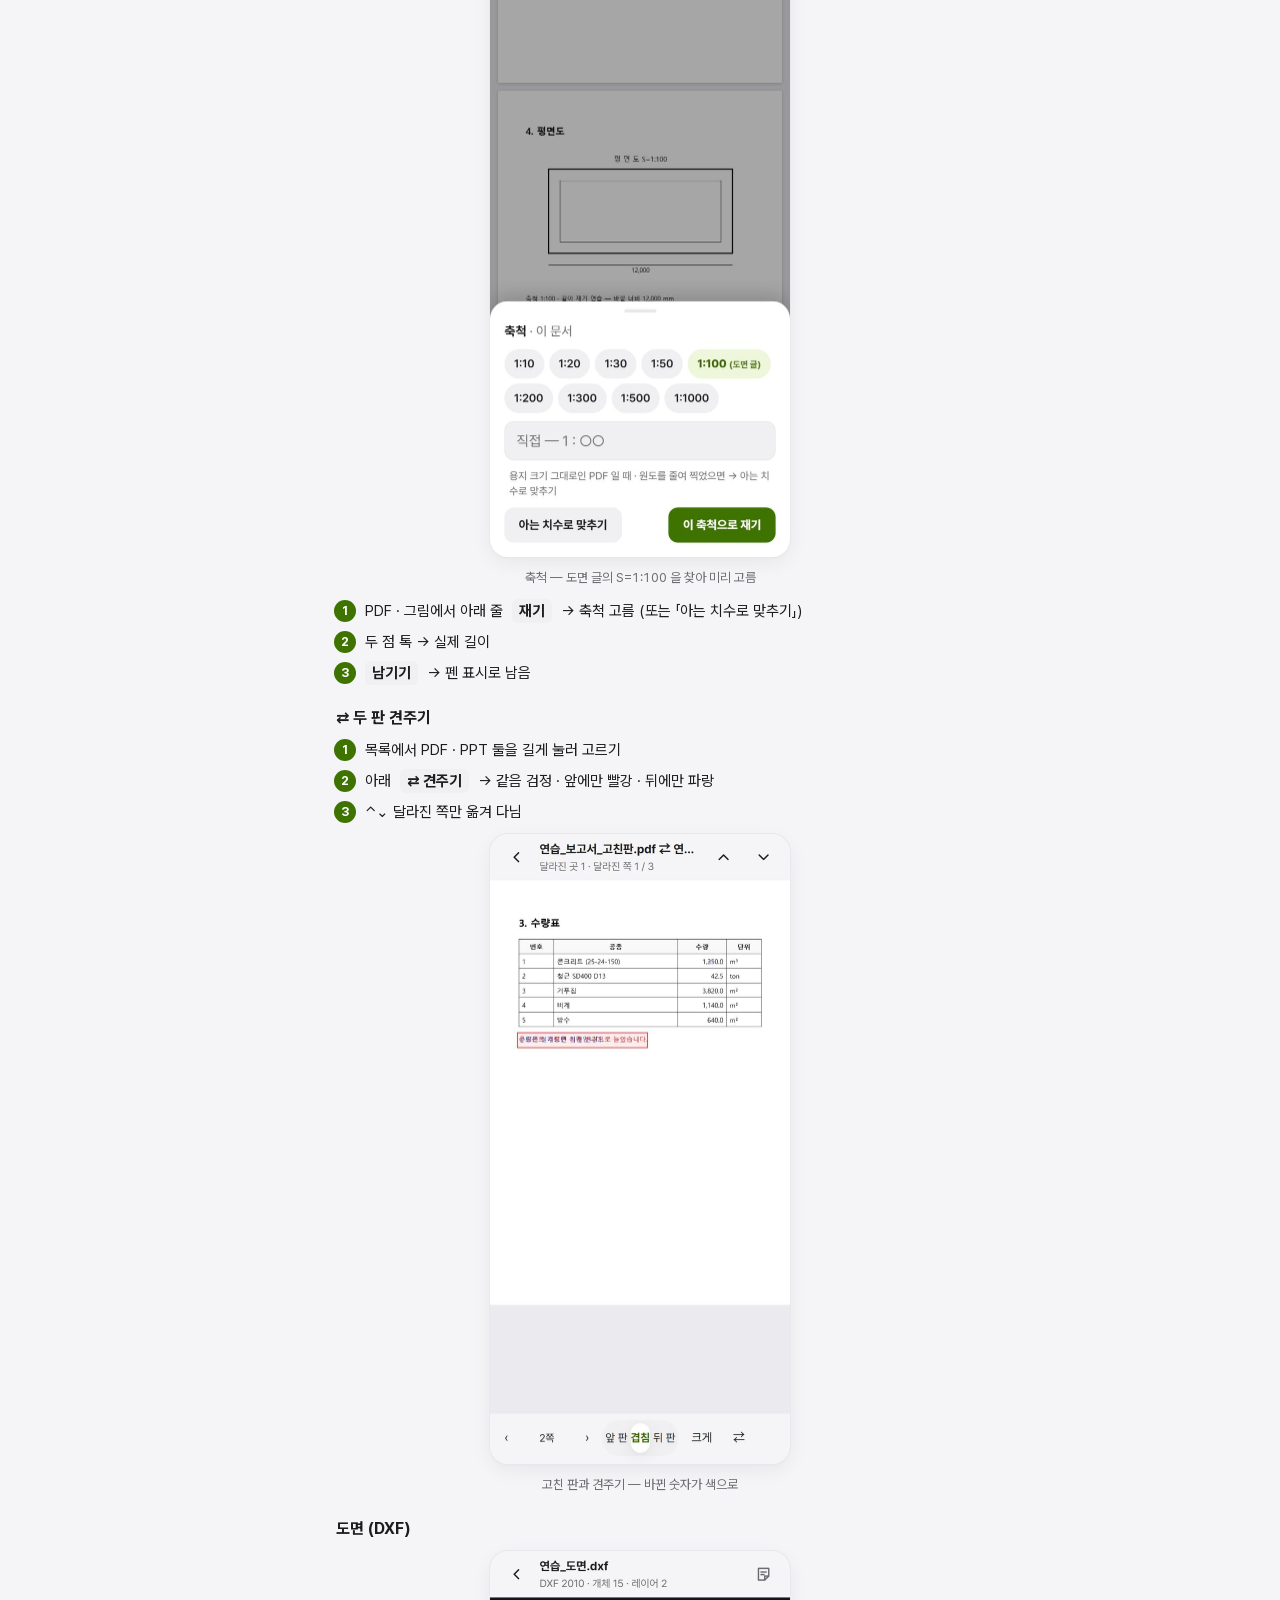
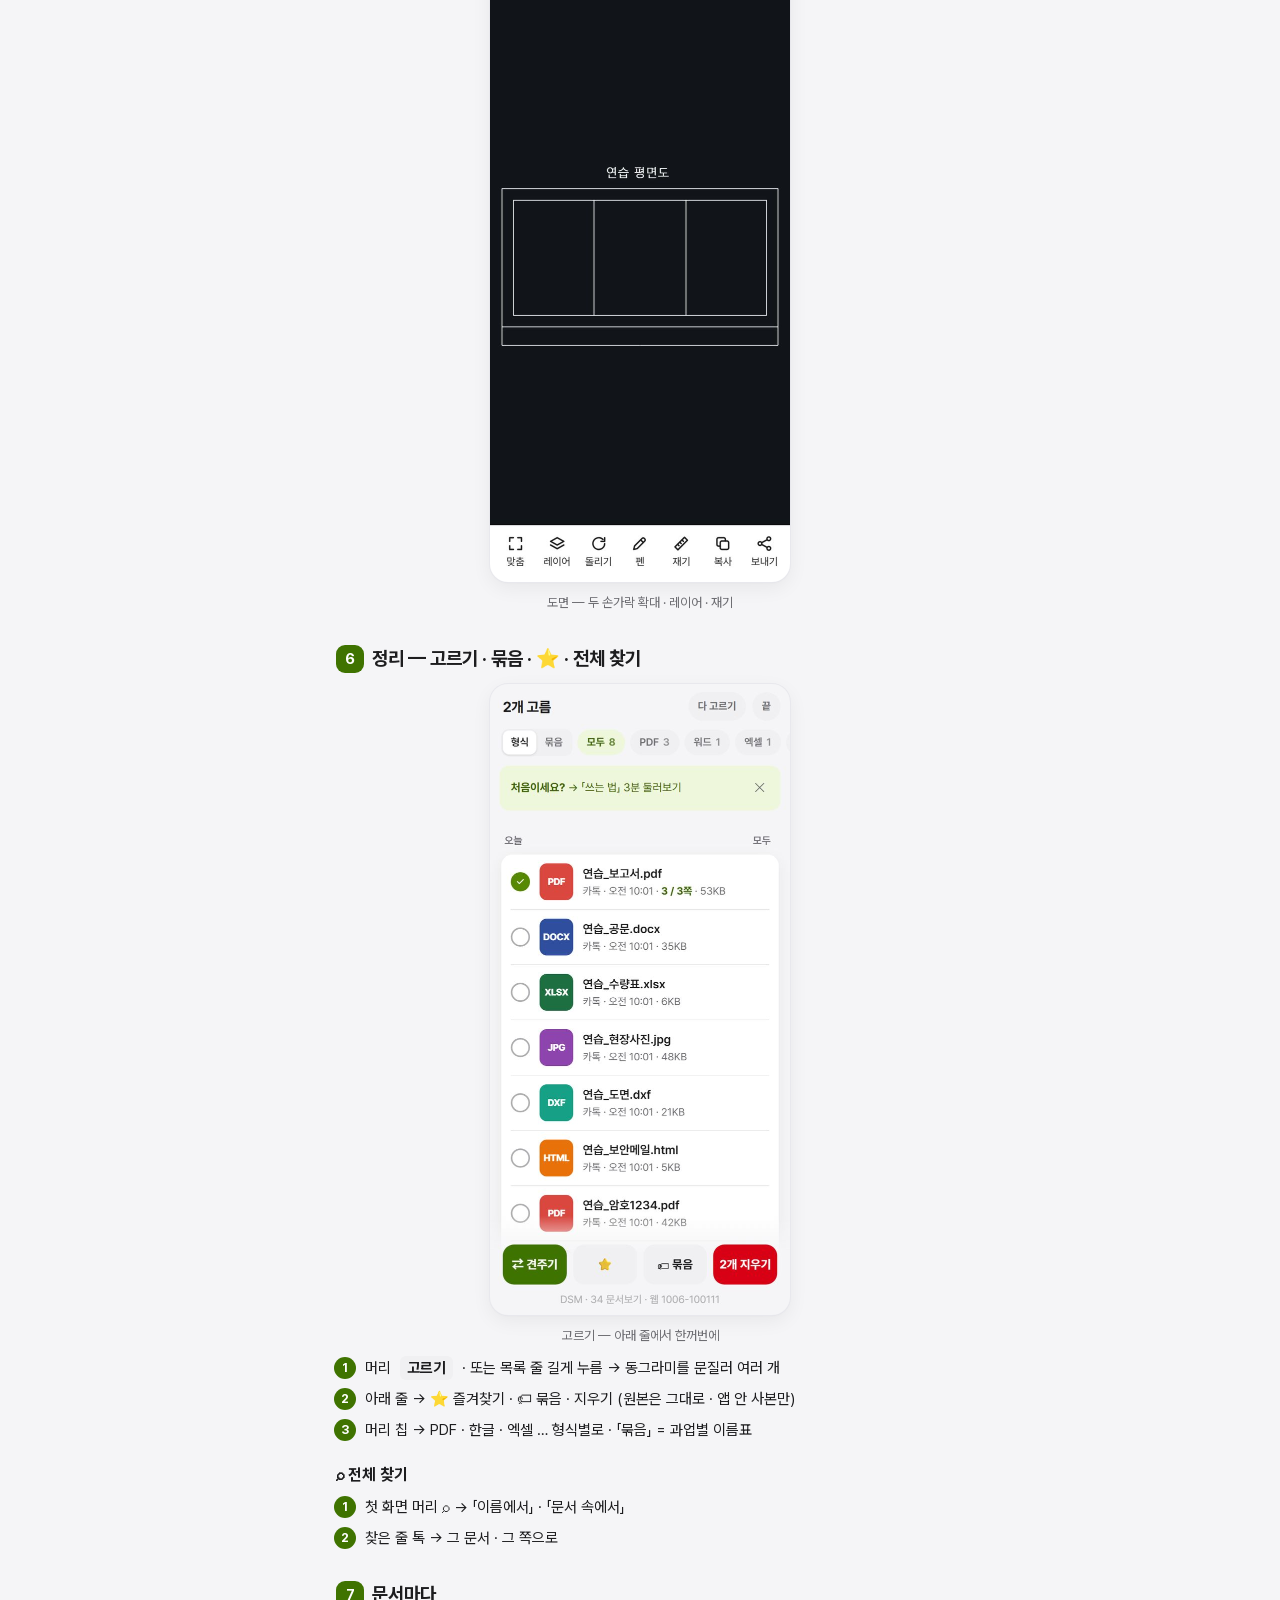
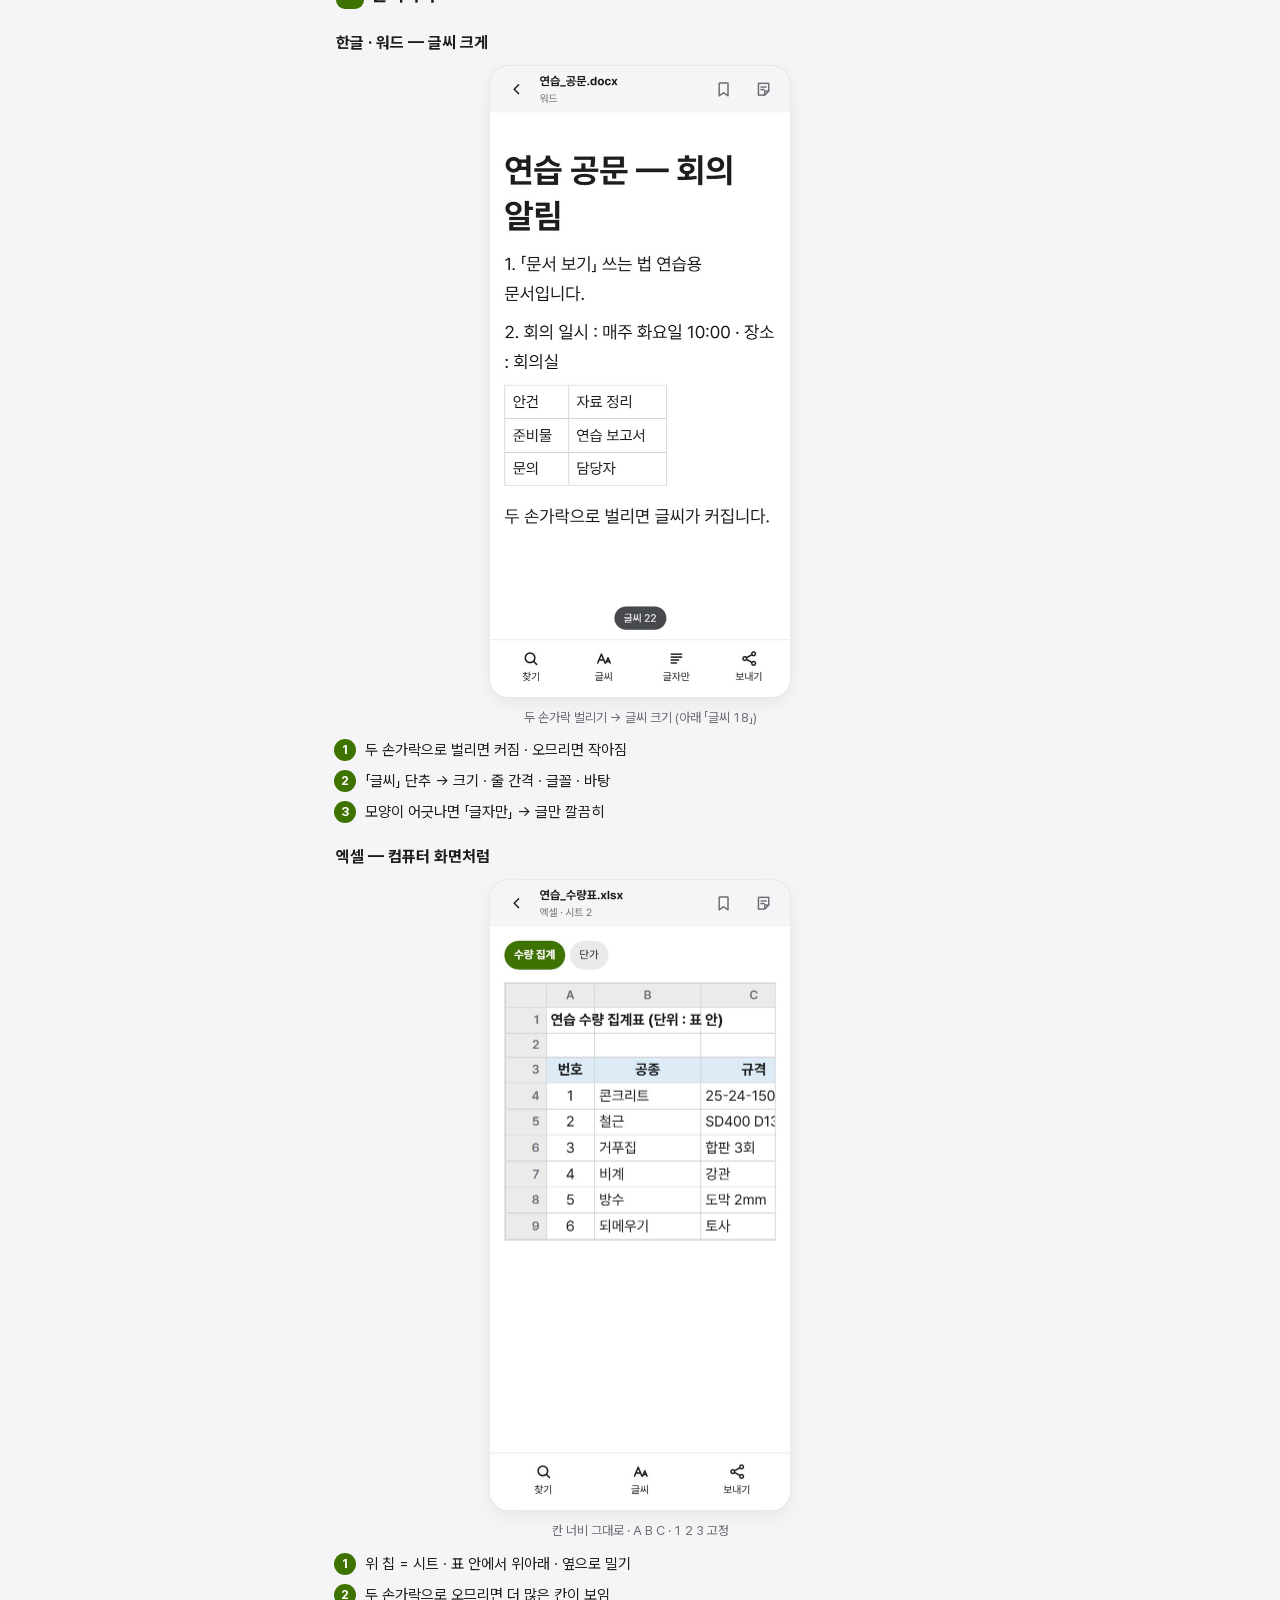
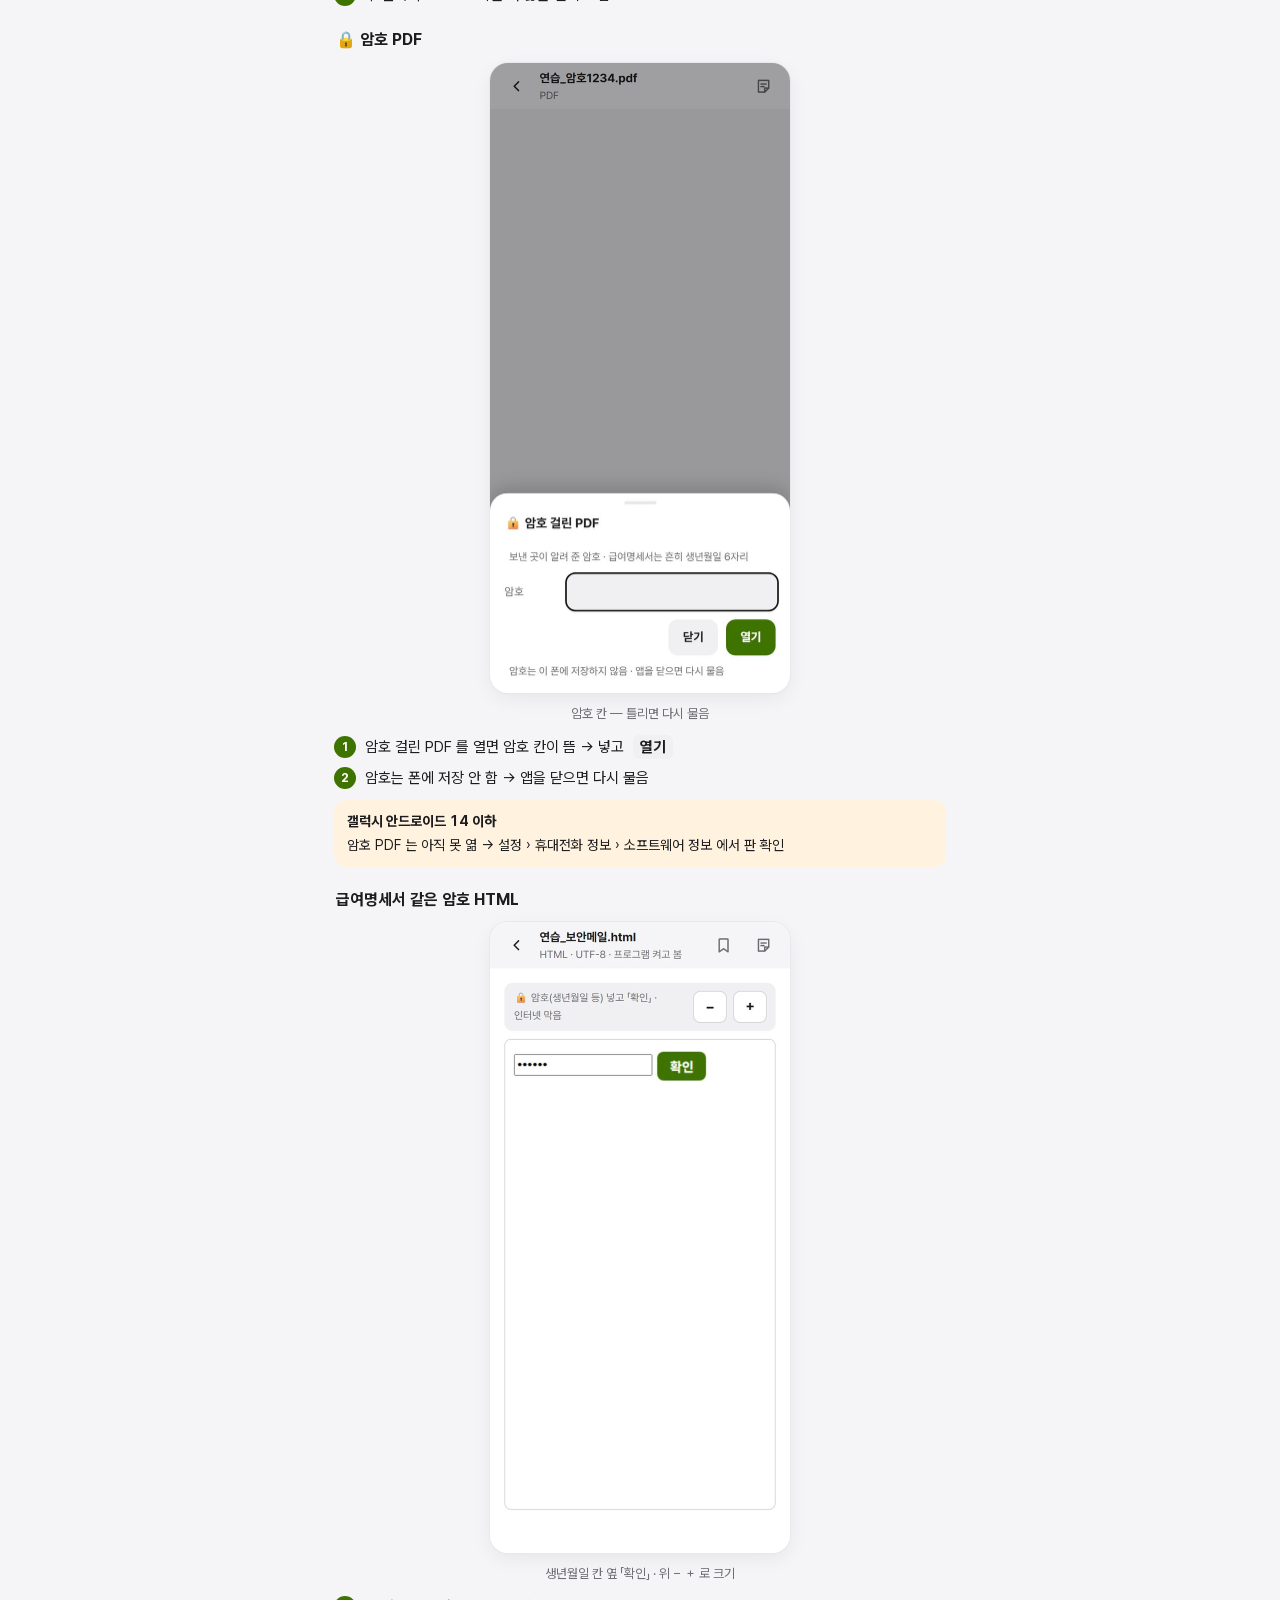
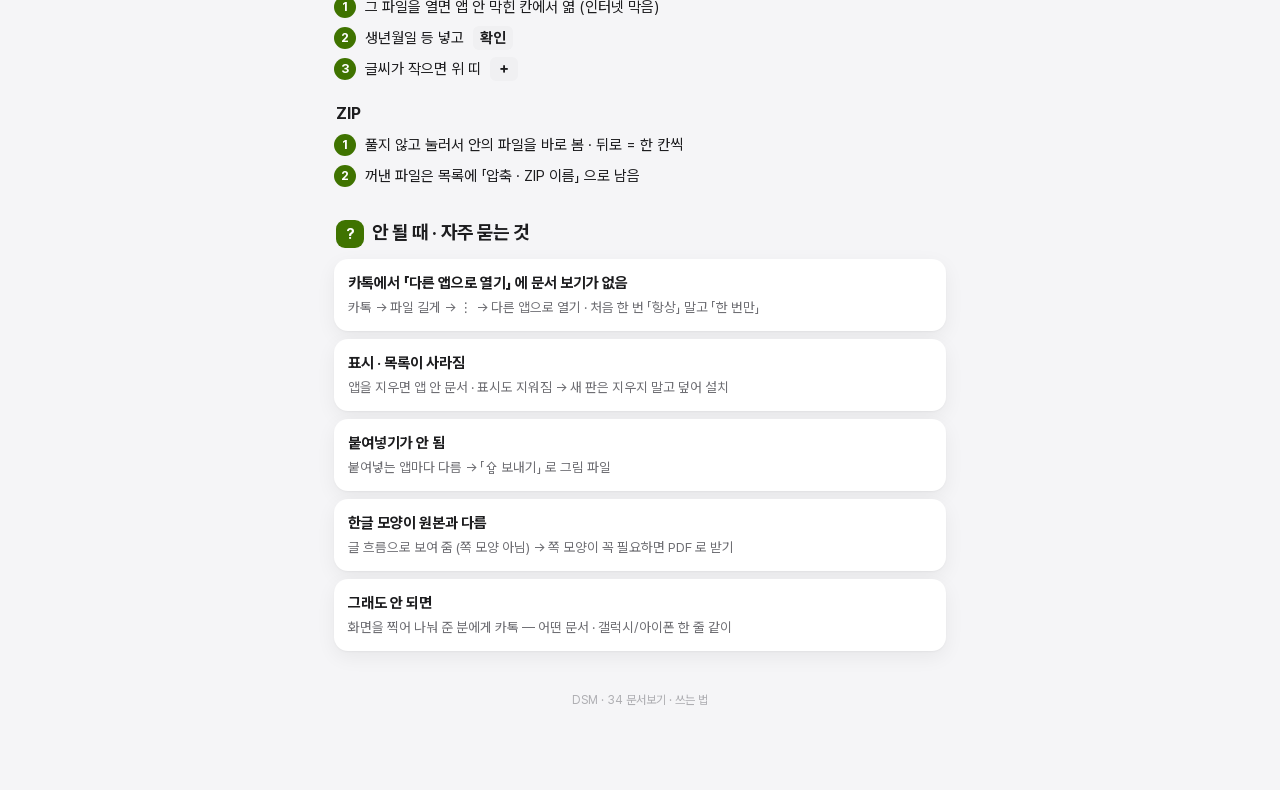
<file: help.html>
<!doctype html>
<!-- 쓰는 법 (2026-10-06 · 목업 1_읽을거리\쓰는법_목업.html 승인) — 앱 안 첫 화면 「?」 · 목록 맨 아래 · 웹 …/docview/help.html (같은 파일)
     화면 그림 help/*.jpg 는 3_시험\시나리오_쓰는법그림.mjs 가 연습 문서로 뜸 (회사 자료 없음) · 앱 화면이 바뀌면 다시 뜸 -->
<html lang="ko" class="dsm">
<head>
<meta charset="utf-8">
<meta name="viewport" content="width=device-width, initial-scale=1, viewport-fit=cover">
<title>문서 보기 — 쓰는 법</title>
<link rel="stylesheet" href="dsm/dsm.css">
<style>
body { margin:0; font:15px/1.65 var(--dsm-font); background:var(--dsm-bg); color:var(--dsm-ink); -webkit-text-size-adjust:100%; }
.머리 { position:sticky; top:0; z-index:5; display:flex; align-items:center; gap:8px; padding:calc(10px + env(safe-area-inset-top)) 12px 10px; background:var(--dsm-bg); border-bottom:1px solid var(--dsm-line); }
.머리 a { width:40px; height:40px; display:grid; place-items:center; font-size:26px; color:var(--dsm-c-ink); text-decoration:none; }
.머리 h1 { flex:1; margin:0; font-size:19px; }
.머리 small { color:var(--dsm-dim); font-size:13px; }
main { max-width:640px; margin:0 auto; padding:12px 14px 80px; }
section { scroll-margin-top:70px; }
h2 { font-size:19px; margin:30px 2px 10px; display:flex; align-items:center; gap:8px; }
h2 b { display:inline-grid; place-items:center; min-width:28px; height:28px; border-radius:9px; background:var(--dsm-c-btn); color:var(--dsm-on-btn); font-size:15px; }
h3 { font-size:16px; margin:20px 2px 6px; }
.카드 { background:var(--dsm-card); border-radius:14px; box-shadow:var(--dsm-shadow); padding:12px 14px; margin:8px 0; }
.흐림 { color:var(--dsm-dim); font-size:13.5px; }
.차례 a { display:flex; align-items:center; gap:10px; padding:10px 2px; border-bottom:1px solid var(--dsm-line); color:inherit; text-decoration:none; }
.차례 a:last-child { border:0; }
.차례 i { font-style:normal; width:28px; height:28px; display:grid; place-items:center; border-radius:8px; background:var(--dsm-chip); }
.차례 span { flex:1; } .차례 em { font-style:normal; color:var(--dsm-faint); }
.기능 { display:grid; grid-template-columns:1fr 1fr; gap:8px; }
.기능 a { background:var(--dsm-card); border-radius:12px; padding:10px 11px; box-shadow:var(--dsm-shadow); color:inherit; text-decoration:none; }
.기능 b { display:block; font-size:14.5px; } .기능 small { display:block; color:var(--dsm-dim); font-size:13px; line-height:1.4; }
dl.형식 { display:grid; grid-template-columns:64px 1fr; margin:0; background:var(--dsm-card); border-radius:12px; overflow:hidden; box-shadow:var(--dsm-shadow); }
dl.형식 > * { padding:9px 11px; border-bottom:1px solid var(--dsm-line); margin:0; }
dl.형식 dt { font-weight:700; } dl.형식 dd small { display:block; color:var(--dsm-dim); font-size:13px; }
.점 { display:inline-block; width:8px; height:8px; border-radius:50%; margin-right:5px; vertical-align:1px; }
.됨 { background:var(--dsm-ok); } .일부 { background:var(--dsm-warn); } .안됨 { background:var(--dsm-bad); }
.못 { color:var(--dsm-bad); }
ol.누름 { margin:6px 0; padding:0; list-style:none; counter-reset:n; }
ol.누름 li { counter-increment:n; display:flex; gap:9px; margin:7px 0; }
ol.누름 li::before { content:counter(n); flex:none; width:22px; height:22px; border-radius:50%; background:var(--dsm-c-btn); color:var(--dsm-on-btn); font:700 12.5px/22px var(--dsm-font); text-align:center; margin-top:1px; }
.단 { display:inline-block; padding:0 7px; border-radius:6px; background:var(--dsm-chip); font-weight:700; white-space:nowrap; }
figure { margin:10px auto; max-width:300px; text-align:center; }
figure img { width:100%; border-radius:18px; box-shadow:0 0 0 1px var(--dsm-line), var(--dsm-shadow); background:var(--dsm-card); }
figcaption { color:var(--dsm-dim); font-size:13px; margin-top:4px; }
.알아둘것 { background:var(--dsm-warn-bg); border-radius:12px; padding:10px 13px; margin:10px 0; font-size:14px; }
.알아둘것 b:first-child { display:block; margin-bottom:2px; }
.서명 { text-align:center; color:var(--dsm-faint); font-size:12px; margin-top:40px; }
</style>
</head>
<body>
<header class="머리"><a href="index.html" id="뒤" aria-label="돌아가기">‹</a><h1>쓰는 법</h1><small id="판"></small></header>
<main>

<div class="카드">
  <b>문서 보기는</b><br>
  카톡으로 받은 문서 → 광고 · 가입 없이 보기<br>
  → 펜 · 도장 얹어 다시 보내기<br>
  <span class="흐림">문서는 폰 밖으로 안 나감 · 원본은 안 바뀜</span>
</div>

<div class="카드 차례">
  <a href="#docs"><i>📄</i><span>열 수 있는 문서</span><em>›</em></a>
  <a href="#core"><i>★</i><span>핵심 기능 한눈에</span><em>›</em></a>
  <a href="#s1"><i>1</i><span>처음 — 설치 · 문서 열기</span><em>›</em></a>
  <a href="#s2"><i>2</i><span>보기 — 확대 · 쪽 · 찾기 · 밤</span><em>›</em></a>
  <a href="#s3"><i>3</i><span>표시 — 펜 · 도형 · 도장</span><em>›</em></a>
  <a href="#s4"><i>4</i><span>내보내기 — 보내기 · 골라 복사</span><em>›</em></a>
  <a href="#s5"><i>5</i><span>현장 — 축척 재기 · 두 판 견주기 · 도면</span><em>›</em></a>
  <a href="#s6"><i>6</i><span>정리 — 고르기 · 묶음 · ⭐ · 전체 찾기</span><em>›</em></a>
  <a href="#s7"><i>7</i><span>문서마다 — 한글 · 엑셀 · 암호 PDF · 급여명세서</span><em>›</em></a>
  <a href="#faq"><i>?</i><span>안 될 때 · 자주 묻는 것</span><em>›</em></a>
</div>

<section id="docs">
<h2><b>📄</b>열 수 있는 문서</h2>
<p class="흐림"><span class="점 됨"></span>됨 · <span class="점 일부"></span>일부 · <span class="점 안됨"></span>안 됨</p>
<dl class="형식">
  <dt>PDF</dt><dd><span class="점 됨"></span>쪽 모양 그대로 · 쪽 목록 · 목차 · 글 찾기<small>🔒 암호 PDF → 암호 넣고 열기 (갤럭시는 안드로이드 15 이상)</small></dd>
  <dt>한글</dt><dd><span class="점 됨"></span>HWP · HWPX · 글 · 표 · 그림<small>쪽 모양이 아니라 글 흐름으로 · 글상자 자리는 다를 수 있음</small></dd>
  <dt>워드</dt><dd><span class="점 됨"></span>DOCX · DOC<small>글 흐름으로 · 옛 DOC 는 글자 위주</small></dd>
  <dt>엑셀</dt><dd><span class="점 됨"></span>XLSX · XLS · 시트마다 · 칸 너비 그대로<small>계산식은 저장된 값으로 · 암호 엑셀은 못 엶</small></dd>
  <dt>PPT</dt><dd><span class="점 됨"></span>PPTX 장 모양대로 · 「글로」 단추<small><span class="점 일부"></span>옛 PPT 는 글자만 · 차트 · 스마트아트 빠짐</small></dd>
  <dt>그림</dt><dd><span class="점 됨"></span>JPG · PNG · HEIC · GIF · WEBP · BMP</dd>
  <dt>도면</dt><dd><span class="점 됨"></span>DXF · 레이어 · 길이 재기<small class="못"><span class="점 안됨"></span>DWG 는 못 엶 → PDF · DXF 로 받기</small></dd>
  <dt>압축</dt><dd><span class="점 됨"></span>ZIP — 풀지 않고 안을 봄 · 옛 방식 암호<small class="못"><span class="점 안됨"></span>알집(ALZ · EGG) · 7Z · RAR 못 엶</small></dd>
  <dt>HTML</dt><dd><span class="점 됨"></span>글 · 표 · 급여명세서 같은 암호 HTML<small>프로그램이 든 HTML 은 인터넷을 막고 엶</small></dd>
  <dt>글</dt><dd><span class="점 됨"></span>TXT</dd>
  <dt style="border:0">영상</dt><dd style="border:0"><span class="점 일부"></span>보기 아님 → 「🎬 영상 → 클로드」 로 보냄</dd>
</dl>
</section>

<section id="core">
<h2><b>★</b>핵심 기능 한눈에</h2>
<div class="기능">
  <a href="#pen"><b>✏️ 펜 · 형광 · 메모</b><small>문서 위 표시 · 원본 그대로</small></a>
  <a href="#shape"><b>⬚ 도형 · 글</b><small>화살표 · 네모 · 동그라미</small></a>
  <a href="#stamp"><b>🔴 도장 · 서명</b><small>검토필 날짜 이름 · 손 서명</small></a>
  <a href="#copy"><b>✂️ 골라 복사</b><small>필요한 곳만 잘라 붙여넣기</small></a>
  <a href="#share"><b>⇪ 보내기</b><small>표시 입힌 사본 · 카톡 · 메일</small></a>
  <a href="#find"><b>⌕ 찾기</b><small>문서 안 · 모든 문서에서</small></a>
  <a href="#measure"><b>📏 축척 재기</b><small>도면 PDF · 그림 길이</small></a>
  <a href="#compare"><b>⇄ 두 판 견주기</b><small>고치기 전 · 후 달라진 곳</small></a>
  <a href="#bookmark"><b>🔖 책갈피 · ⭐</b><small>보던 쪽 그대로 다시 열림</small></a>
  <a href="#topdf"><b>📄 사진 → PDF</b><small>여러 장을 한 권으로</small></a>
</div>
</section>

<section id="s1">
<h2><b>1</b>처음 — 설치 · 문서 열기</h2>
<h3>설치 (한 번만)</h3>
<div class="카드">
  <b>갤럭시</b>
  <ol class="누름"><li>카톡 안내의 <span class="단">…/docview.apk</span> 주소 누름 → 받기 → 설치</li>
  <li>「출처를 알 수 없는 앱」 → <span class="단">이 출처 허용</span> → 뒤로 → 설치</li>
  <li>「안전하지 않은 앱」 → 자세히 → <span class="단">그래도 설치</span></li></ol>
  <span class="흐림">새 판 → 같은 주소에서 다시 설치 (문서 · 표시 그대로)</span>
</div>
<div class="카드">
  <b>아이폰</b>
  <ol class="누름"><li>카톡 안내의 <span class="단">cheaman.github.io/docview</span> 누름 → 사파리로 열림</li>
  <li>⋯ → <span class="단">공유</span> → <span class="단">홈 화면에 추가</span> → 추가</li>
  <li>홈 화면 「문서 보기」 → 완전히 닫고 한 번 더 열기</li></ol>
  <span class="흐림">새 판 → 저절로 바뀜</span>
</div>
<h3>문서 열기</h3>
<ol class="누름">
  <li><b>갤럭시</b> — 카톡에서 문서 누름 → <span class="단">다른 앱으로 열기</span> → 문서 보기</li>
  <li><b>아이폰</b> — 카톡 문서 → 공유 → <span class="단">파일에 저장</span> → 앱 <span class="단">파일 열기</span> → 고름</li>
  <li>한 번 연 문서는 첫 화면 목록에 남음 → 다음엔 목록에서 바로</li>
</ol>
<figure><img src="help/list.jpg" alt="첫 화면 목록" loading="lazy"><figcaption>첫 화면 — 형식 칩 · 목록 · 아래 「파일 열기」</figcaption></figure>
</section>

<section id="s2">
<h2><b>2</b>보기 — 확대 · 쪽 · 찾기 · 밤</h2>
<figure><img src="help/pdf.jpg" alt="PDF 보기" loading="lazy"><figcaption>PDF 보기 — 아래 도구 줄</figcaption></figure>
<ol class="누름">
  <li><b>확대</b> — 두 손가락으로 벌리기 · 두 번 톡 = 크게 ↔ 원래</li>
  <li><b>한글 · 워드 · 엑셀</b> — 두 손가락으로 벌리면 글씨가 커짐 · 「글씨」 단추로도</li>
  <li><b>쪽 목록</b> — 쪽 그림을 보고 톡 → 그 쪽으로 · 칩 「🔖 · 목차 · 표시」</li>
  <li><b>돌리기</b> — 단추 · 두 손가락 비틀기</li>
</ol>
<figure id="find"><img src="help/find.jpg" alt="찾기" loading="lazy"><figcaption>찾기 — 찾은 곳 칠함 · ∧ ∨ 로 옮김</figcaption></figure>
<div class="알아둘것"><b>저절로 되는 것</b>다시 열면 보던 쪽 · 확대 그대로 · 밤(해 진 뒤)엔 바탕이 어두워짐 → 머리 🌙 로 이 문서만 끄기 · 보는 동안 화면 안 꺼짐</div>
<h3 id="bookmark">🔖 책갈피 · ⭐ 즐겨찾기</h3>
<ol class="누름">
  <li>문서 머리 🔖 → 이 쪽에 책갈피 · 쪽 목록 「🔖」 칩으로 모아 보기</li>
  <li>목록에서 길게 눌러 고르기 → <span class="단">⭐ 즐겨찾기</span> → 목록 맨 위에 고정</li>
</ol>
</section>

<section id="s3">
<h2><b>3</b>표시 — 펜 · 도형 · 도장</h2>
<figure id="pen"><img src="help/pen.jpg" alt="펜" loading="lazy"><figcaption>펜 판 — 펜 · 형광 · 메모 · 도형 · 도장</figcaption></figure>
<ol class="누름">
  <li>아래 줄 <span class="단">펜</span> → 위에 펜 판</li>
  <li><b>펜</b> 한 손가락 긋기 · <b>형광</b> 곧게 펴짐 · 두 손가락은 밀기</li>
  <li><b>메모</b> → 톡한 자리에 번호 메모</li>
  <li>되돌리기 ↶ · 지우개</li>
</ol>
<h3 id="shape">도형 · 글</h3>
<ol class="누름"><li>펜 판 <span class="단">도형</span> → 화살표 · 네모 · 동그라미 · 글</li><li>끌어 그림 → 반듯하게 · 그린 것 톡 = 고르기 → 끌어 옮김 · 끝 동그라미 = 크기</li></ol>
<h3 id="stamp">도장 · 서명</h3>
<ol class="누름"><li>펜 판 <span class="단">도장</span> → 「검토필」 등 고름 → 찍을 곳 톡</li><li>처음 한 번 이름을 물어봄 (이 폰에만 저장) · <span class="단">＋</span> 에서 도장 글 · 손 서명</li></ol>
<div class="알아둘것"><b>원본은 안 바뀜</b>표시는 따로 저장 → 보낼 때만 사본에 입힘 · 도장은 보기 표시 (전자서명 아님)</div>
</section>

<section id="s4">
<h2><b>4</b>내보내기 — 보내기 · 골라 복사</h2>
<h3 id="share">⇪ 보내기</h3>
<figure><img src="help/share.jpg" alt="보내기" loading="lazy"><figcaption>보내기 판 — 사본 · 지금 쪽만 · 원본</figcaption></figure>
<ol class="누름"><li>아래 줄 <span class="단">보내기</span> → 무엇을 보낼지 고름</li><li>카톡 · 메일 고르는 창 → 보낼 곳</li></ol>
<h3 id="copy">✂️ 골라 복사</h3>
<figure><img src="help/copy.jpg" alt="골라 복사" loading="lazy"><figcaption>틀 — 귀 넷 = 크기 · 안 = 옮김 · 밖 = 새로 그림</figcaption></figure>
<ol class="누름"><li>아래 줄 <span class="단">복사</span> → 틀 뜸</li><li>필요한 곳을 손가락으로 그림</li><li><span class="단">📋 복사</span> → 카톡 입력칸 길게 → 붙여넣기 · 또는 <span class="단">⇪ 보내기</span> 그림 파일</li></ol>
<h3 id="topdf">📄 사진 여러 장 → PDF 한 권</h3>
<ol class="누름"><li>목록에서 사진을 길게 눌러 고르기 → 여러 장 톡</li><li>아래 <span class="단">📄 PDF 로</span> → 차례 끌어 바꿈 → 만들기</li></ol>
</section>

<section id="s5">
<h2><b>5</b>현장 — 축척 재기 · 두 판 견주기 · 도면</h2>
<h3 id="measure">📏 축척 재기</h3>
<figure><img src="help/measure.jpg" alt="축척 재기" loading="lazy"><figcaption>축척 — 도면 글의 S=1:100 을 찾아 미리 고름</figcaption></figure>
<ol class="누름"><li>PDF · 그림에서 아래 줄 <span class="단">재기</span> → 축척 고름 (또는 「아는 치수로 맞추기」)</li><li>두 점 톡 → 실제 길이</li><li><span class="단">남기기</span> → 펜 표시로 남음</li></ol>
<h3 id="compare">⇄ 두 판 견주기</h3>
<ol class="누름"><li>목록에서 PDF · PPT 둘을 길게 눌러 고르기</li><li>아래 <span class="단">⇄ 견주기</span> → 같음 검정 · 앞에만 빨강 · 뒤에만 파랑</li><li>⌃⌄ 달라진 쪽만 옮겨 다님</li></ol>
<figure><img src="help/compare.jpg" alt="두 판 견주기" loading="lazy"><figcaption>고친 판과 견주기 — 바뀐 숫자가 색으로</figcaption></figure>
<h3>도면 (DXF)</h3>
<figure><img src="help/cad.jpg" alt="도면" loading="lazy"><figcaption>도면 — 두 손가락 확대 · 레이어 · 재기</figcaption></figure>
</section>

<section id="s6">
<h2><b>6</b>정리 — 고르기 · 묶음 · ⭐ · 전체 찾기</h2>
<figure><img src="help/select.jpg" alt="고르기" loading="lazy"><figcaption>고르기 — 아래 줄에서 한꺼번에</figcaption></figure>
<ol class="누름">
  <li>머리 <span class="단">고르기</span> · 또는 목록 줄 길게 누름 → 동그라미를 문질러 여러 개</li>
  <li>아래 줄 → ⭐ 즐겨찾기 · 🏷 묶음 · 지우기 (원본은 그대로 · 앱 안 사본만)</li>
  <li>머리 칩 → PDF · 한글 · 엑셀 … 형식별로 · 「묶음」 = 과업별 이름표</li>
</ol>
<h3>⌕ 전체 찾기</h3>
<ol class="누름"><li>첫 화면 머리 ⌕ → 「이름에서」 · 「문서 속에서」</li><li>찾은 줄 톡 → 그 문서 · 그 쪽으로</li></ol>
</section>

<section id="s7">
<h2><b>7</b>문서마다</h2>
<h3>한글 · 워드 — 글씨 크게</h3>
<figure><img src="help/word.jpg" alt="워드" loading="lazy"><figcaption>두 손가락 벌리기 → 글씨 크기 (아래 「글씨 18」)</figcaption></figure>
<ol class="누름"><li>두 손가락으로 벌리면 커짐 · 오므리면 작아짐</li><li>「글씨」 단추 → 크기 · 줄 간격 · 글꼴 · 바탕</li><li>모양이 어긋나면 「글자만」 → 글만 깔끔히</li></ol>
<h3>엑셀 — 컴퓨터 화면처럼</h3>
<figure><img src="help/excel.jpg" alt="엑셀" loading="lazy"><figcaption>칸 너비 그대로 · A B C · 1 2 3 고정</figcaption></figure>
<ol class="누름"><li>위 칩 = 시트 · 표 안에서 위아래 · 옆으로 밀기</li><li>두 손가락으로 오므리면 더 많은 칸이 보임</li></ol>
<h3>🔒 암호 PDF</h3>
<figure><img src="help/password.jpg" alt="암호 PDF" loading="lazy"><figcaption>암호 칸 — 틀리면 다시 물음</figcaption></figure>
<ol class="누름"><li>암호 걸린 PDF 를 열면 암호 칸이 뜸 → 넣고 <span class="단">열기</span></li><li>암호는 폰에 저장 안 함 → 앱을 닫으면 다시 물음</li></ol>
<div class="알아둘것"><b>갤럭시 안드로이드 14 이하</b>암호 PDF 는 아직 못 엶 → 설정 › 휴대전화 정보 › 소프트웨어 정보 에서 판 확인</div>
<h3>급여명세서 같은 암호 HTML</h3>
<figure><img src="help/secure.jpg" alt="보안메일" loading="lazy"><figcaption>생년월일 칸 옆 「확인」 · 위 − ＋ 로 크기</figcaption></figure>
<ol class="누름"><li>그 파일을 열면 앱 안 막힌 칸에서 엶 (인터넷 막음)</li><li>생년월일 등 넣고 <span class="단">확인</span></li><li>글씨가 작으면 위 띠 <span class="단">＋</span></li></ol>
<h3>ZIP</h3>
<ol class="누름"><li>풀지 않고 눌러서 안의 파일을 바로 봄 · 뒤로 = 한 칸씩</li><li>꺼낸 파일은 목록에 「압축 · ZIP 이름」 으로 남음</li></ol>
</section>

<section id="faq">
<h2><b>?</b>안 될 때 · 자주 묻는 것</h2>
<div class="카드"><b>카톡에서 「다른 앱으로 열기」 에 문서 보기가 없음</b><br><span class="흐림">카톡 → 파일 길게 → ⋮ → 다른 앱으로 열기 · 처음 한 번 「항상」 말고 「한 번만」</span></div>
<div class="카드"><b>표시 · 목록이 사라짐</b><br><span class="흐림">앱을 지우면 앱 안 문서 · 표시도 지워짐 → 새 판은 지우지 말고 덮어 설치</span></div>
<div class="카드"><b>붙여넣기가 안 됨</b><br><span class="흐림">붙여넣는 앱마다 다름 → 「⇪ 보내기」 로 그림 파일</span></div>
<div class="카드"><b>한글 모양이 원본과 다름</b><br><span class="흐림">글 흐름으로 보여 줌 (쪽 모양 아님) → 쪽 모양이 꼭 필요하면 PDF 로 받기</span></div>
<div class="카드"><b>그래도 안 되면</b><br><span class="흐림">화면을 찍어 나눠 준 분에게 카톡 — 어떤 문서 · 갤럭시/아이폰 한 줄 같이</span></div>
</section>

<div class="서명">DSM · 34 문서보기 · 쓰는 법</div>
</main>
<script>
// 돌아가기 — 앱에서 열었으면 뒤로 (보던 화면 그대로) · 주소로 바로 열었으면 첫 화면
document.getElementById('뒤').addEventListener('click', e => { if (history.length > 1 && document.referrer) { e.preventDefault(); history.back(); } });
// 쪽 안 이동(차례 · 기능 칸)은 기록을 안 남김 — 남기면 뒤로 · 돌아가기가 첫 화면이 아니라 쓰는 법 맨 위로 감
document.addEventListener('click', e => {
  const a = e.target.closest('a[href^="#"]'); if (!a) return;
  const 곳 = document.getElementById(a.getAttribute('href').slice(1)); if (!곳) return;
  e.preventDefault(); 곳.scrollIntoView({ behavior: 'smooth', block: 'start' });
});
try { const v = window.Android?.version?.(); if (v) document.getElementById('판').textContent = 'v' + String(v).split(' · ')[0]; } catch (e) {}
try { localStorage.setItem('쓰는법봄', '1'); } catch (e) {}
</script>
</body>
</html>
</file>
<file: dsm/dsm.css>
/* DSM 부품 — dsm.css v1.4 (2026-10-05) · 문서 보기에 묶은 사본 (원본에서 다시 복사 · 고치지 않음)
   로고 주황 #e8743b · 화면 색 밝게 연두 / 어둡게 주황 · 큰 단추 밝게 짙은 연두 + 흰 글씨 · 글꼴 프리텐다드 하나 (fonts/ · OFL) */

@font-face{
  font-family:"Pretendard";
  src:local("Pretendard Variable"),url("fonts/PretendardVariable.woff2") format("woff2-variations"),
      url("fonts/PretendardVariable.woff2") format("woff2");
  font-weight:45 920;font-style:normal;font-display:swap;
}

/* ── 색 이름 ── 색은 여기에만 둔다 */
:root{
  --dsm-brand:#e8743b;    /* 로고 색 — 글자표 첫 막대 (밝게 · 어둡게 같음 · v1.3) */
  --dsm-c:#76b900;        /* 화면 색 — 주 단추 · 지금 단계 (밝게 = 연두 · v1.3) */
  --dsm-c2:#eef7dc;       /* 옅은 화면 색 — 지금 단계 칩 · 지금 줄 바탕 */
  --dsm-c-ink:#3d6400;    /* 옅은 바탕 위 화면 색 글씨 (읽힘 6.3) */
  --dsm-c-mark:#568800;   /* 흰 바탕 위 점 · 막대 · 테두리 · 초점 테두리 (읽힘 4.3 · v1.3) */
  --dsm-on-c:#0b0b0c;     /* 원색 화면 색(연두 · 주황) 위 글씨 — 지금 단계 번호 동그라미 등 (8.2 · 6.6 · v1.3) */
  --dsm-c-btn:#3f7300;    /* 큰 단추 바탕 — 밝게 짙은 연두 (형광 연두 + 검정은 거칠어 바꿈 · v1.4) */
  --dsm-on-btn:#fff;      /* 큰 단추 글씨 — 밝게 흰색 (5.7 · v1.4) */
  --dsm-ink:#1d1d1f;      /* 글씨 */
  --dsm-dim:#6e6e73;      /* 덜 중요한 글씨 */
  --dsm-faint:#aeaeb2;    /* 서명 줄 · 화살표 */
  --dsm-bg:#f5f5f7;       /* 바탕 (회색) */
  --dsm-card:#fff;        /* 카드 */
  --dsm-chip:#f0f0f2;     /* 칩 · 보조 단추 */
  --dsm-line:#e8e8ed;     /* 목록 사이 가는 줄 */
  --dsm-ok:#248a3d; --dsm-warn:#b25000; --dsm-bad:#d70015; --dsm-info:#5856d6;
  --dsm-ok-bg:#e8f5ec; --dsm-warn-bg:#fff3e0; --dsm-bad-bg:#fdeef0; --dsm-info-bg:#eeeef6;   /* 상태 딱지 · 문제 줄 바탕 (v1.1) */
  --dsm-line2:#d2d2d7;    /* 표 머리 아래 · 합계 위 진한 줄 (v1.1) */
  --dsm-shadow:0 1px 2px rgba(0,0,0,.04),0 6px 20px rgba(0,0,0,.06);
  --dsm-r:14px;
  --dsm-mark-ring:none;   /* 글자표는 밝게 · 어둡게 모두 검은 타일 — 어두운 판에서만 가는 테두리 빛 */
  --dsm-font:"Pretendard","Pretendard Variable","맑은 고딕","Malgun Gothic",system-ui,sans-serif;
}
:root[data-theme="dark"]{
  --dsm-c:#e8743b; --dsm-c2:#3a2a20; --dsm-c-ink:#f0955f; --dsm-c-mark:#e8743b;   /* 어둡게 = 주황 (v1.3) */
  --dsm-c-btn:#e8743b; --dsm-on-btn:#0b0b0c;   /* 어두운 판 큰 단추 = 주황 + 검정 (당초대로 · 6.6) */
  --dsm-ink:#f5f5f7; --dsm-dim:#a1a1a6; --dsm-faint:#636366;
  --dsm-bg:#000; --dsm-card:#1c1c1e; --dsm-chip:#2c2c2e; --dsm-line:#38383a;
  --dsm-ok:#30d158; --dsm-warn:#ffd60a; --dsm-bad:#ff453a; --dsm-info:#8e8cff;   /* 주의 = 노랑 — 화면 색 주황과 안 헷갈리게 (v1.3) */
  --dsm-ok-bg:#12301c; --dsm-warn-bg:#332b00; --dsm-bad-bg:#3a1a1d; --dsm-info-bg:#25243d; --dsm-line2:#48484a;
  --dsm-shadow:0 0 0 1px #2c2c2e;
  --dsm-mark-ring:0 0 0 1px #48484a;
}
@media (prefers-color-scheme:dark){:root:not([data-theme="light"]){
  --dsm-c:#e8743b; --dsm-c2:#3a2a20; --dsm-c-ink:#f0955f; --dsm-c-mark:#e8743b;   /* 어둡게 = 주황 (v1.3) */
  --dsm-c-btn:#e8743b; --dsm-on-btn:#0b0b0c;   /* 어두운 판 큰 단추 = 주황 + 검정 (당초대로 · 6.6) */
  --dsm-ink:#f5f5f7; --dsm-dim:#a1a1a6; --dsm-faint:#636366;
  --dsm-bg:#000; --dsm-card:#1c1c1e; --dsm-chip:#2c2c2e; --dsm-line:#38383a;
  --dsm-ok:#30d158; --dsm-warn:#ffd60a; --dsm-bad:#ff453a; --dsm-info:#8e8cff;   /* 주의 = 노랑 — 화면 색 주황과 안 헷갈리게 (v1.3) */
  --dsm-ok-bg:#12301c; --dsm-warn-bg:#332b00; --dsm-bad-bg:#3a1a1d; --dsm-info-bg:#25243d; --dsm-line2:#48484a;
  --dsm-shadow:0 0 0 1px #2c2c2e;
  --dsm-mark-ring:0 0 0 1px #48484a;
}}

/* ── 바탕 ── <html class="dsm"> 인 화면만 */
.dsm,.dsm body{background:var(--dsm-bg);color:var(--dsm-ink)}
.dsm body{margin:0;font:15px/1.6 var(--dsm-font);font-feature-settings:"tnum";
  -webkit-font-smoothing:antialiased;word-break:keep-all}
.dsm *,.dsm *::before,.dsm *::after{box-sizing:border-box}
.dsm :focus-visible{outline:2px solid var(--dsm-c-mark);outline-offset:2px}

/* ── DSM 글자표 ── 크기는 --s 하나로 (글자 · 막대가 따라감)
   <span class="dsm-mark"><b>DSM</b><i><u></u><u></u><u></u><u></u></i></span>
   아주 작은 자리(24px 아래 · 탭) : <span class="dsm-mark dsm-mark--d"><b>D</b></span> */
.dsm-mark{--s:40px;width:var(--s);height:var(--s);font-size:calc(var(--s)*.325);
  display:inline-flex;flex-direction:column;align-items:center;justify-content:center;flex:none;
  background:#1d1d1f;color:#fff;border-radius:22.5%;box-shadow:var(--dsm-mark-ring);
  font-family:var(--dsm-font);font-weight:800;line-height:1;user-select:none}
.dsm-mark b{display:block;letter-spacing:-.05em;font-weight:800}
.dsm-mark i{display:flex;gap:.07em;width:1.95em;margin-top:.17em;margin-bottom:.14em}   /* 아래 .14em = 먹 기준 가운데 (svg · png 와 같은 자리) */
.dsm-mark i u{display:block;height:.13em;border-radius:.07em;flex:1;background:currentColor;opacity:.55}
.dsm-mark i u:first-child{flex:2;background:var(--dsm-brand);opacity:1}   /* 로고 색 — 화면 색을 따라가지 않음 (v1.3) */
.dsm-mark--d{font-size:calc(var(--s)*.46);border-radius:25%}
.dsm-mark--d i{display:none}
.dsm-mark--light{background:#fff;color:#1d1d1f}   /* 검은 바탕 위 (명함 뒤 등) */
img.dsm-mark-img{border-radius:22.5%;box-shadow:var(--dsm-mark-ring)}   /* svg · png 글자표를 그림으로 넣을 때 */

/* ── 머리 ── 글자표 + 도구 이름 + 한 줄 설명 (머리 띠 · 테두리 없음) */
.dsm-head{display:flex;align-items:center;gap:10px;padding:14px 0}
.dsm-head h1{font-size:22px;letter-spacing:-.02em;margin:0;line-height:1.25}
.dsm-head p{margin:0;font-size:13px;color:var(--dsm-dim)}
.dsm-head .dsm-sp{flex:1}

/* ── 카드 ── 테두리 대신 여백 · 그림자 한 단 */
.dsm-card{background:var(--dsm-card);border-radius:var(--dsm-r);box-shadow:var(--dsm-shadow);padding:16px 20px;min-width:0}   /* min-width:0 — 격자 · 가로줄 안에서 넓은 표에 밀려 화면이 벌어지지 않게 (v1.1) */
.dsm-card h2{font-size:13px;color:var(--dsm-dim);font-weight:600;letter-spacing:.04em;margin:0 0 8px}

/* ── 단추 ── 큰 단추(--main)는 한 화면에 하나 · 나머지는 회색 */
.dsm-btn{border:0;border-radius:12px;padding:10px 18px;font:inherit;font-size:14px;font-weight:700;
  background:var(--dsm-chip);color:var(--dsm-ink);cursor:pointer;display:inline-flex;align-items:center;gap:6px}
.dsm-btn:hover{filter:brightness(.96)}
.dsm-btn:disabled{opacity:.4;cursor:default;filter:none}
.dsm-btn--main{background:var(--dsm-c-btn);color:var(--dsm-on-btn)}   /* 밝게 짙은 연두 + 흰 · 어둡게 주황 + 검정 (v1.4) */
.dsm-btn--wide{width:100%;justify-content:center;padding:14px;font-size:15px;border-radius:var(--dsm-r)}

/* ── 칩 ── 작은 고르기 · 상태 표시 */
.dsm-chip{display:inline-flex;align-items:center;gap:6px;border:0;border-radius:99px;padding:5px 12px;
  font:inherit;font-size:13px;font-weight:600;background:var(--dsm-chip);color:var(--dsm-dim)}
button.dsm-chip{cursor:pointer}
.dsm-chip--on,.dsm-chip--now{background:var(--dsm-c2);color:var(--dsm-c-ink)}
.dsm-chip--done{color:var(--dsm-ink)}
.dsm-chip--ok{color:var(--dsm-ok)} .dsm-chip--warn{color:var(--dsm-warn)} .dsm-chip--bad{color:var(--dsm-bad)}

/* ── 단계 ── 칩을 줄로 (지금 단계만 대표색) */
.dsm-steps{display:flex;gap:6px;flex-wrap:wrap}

/* ── 나눔 단추 ── 문서 | 영상 | … */
.dsm-seg{display:flex;background:var(--dsm-chip);border-radius:10px;padding:2px}
.dsm-seg button{flex:1;border:0;background:none;font:inherit;font-size:13px;font-weight:600;
  padding:6px 0;border-radius:8px;color:var(--dsm-dim);cursor:pointer}
.dsm-seg button.on{background:var(--dsm-card);color:var(--dsm-ink);box-shadow:0 1px 3px rgba(0,0,0,.1)}

/* ── 목록 ── */
.dsm-list{background:var(--dsm-card);border-radius:var(--dsm-r);padding:2px 14px}
.dsm-row{display:flex;gap:11px;align-items:center;padding:10px 0;border-bottom:1px solid var(--dsm-line)}
.dsm-row:last-child{border-bottom:0}
.dsm-row b{display:block;font-size:14px;font-weight:600}
.dsm-row span{font-size:13px;color:var(--dsm-dim)}
.dsm-row em{margin-left:auto;font-style:normal;color:var(--dsm-faint);font-size:13px}

/* ── 큰 숫자 칸 ── */
.dsm-num{background:var(--dsm-bg);border-radius:12px;padding:14px 16px}
.dsm-num .k{font-size:13px;color:var(--dsm-dim)}
.dsm-num .v{font-size:26px;font-weight:700;letter-spacing:-.02em;line-height:1.3}
.dsm-num .v small{font-size:14px;color:var(--dsm-dim);font-weight:500}

/* ── 덜 중요한 글 ── */
.dsm-note{font-size:13px;color:var(--dsm-dim);line-height:1.7}

/* ── 서명 줄 ── 화면 맨 아래 「DSM · 도구 이름 · 판」 */
.dsm-sign{font-size:13px;color:var(--dsm-faint);text-align:center;padding:10px 0 14px;letter-spacing:.01em}

/* ── 표 (v1.1) ── 규칙 : 스킬 dsm-table · 본보기 시험화면.html «표»
   <div class="dsm-tcap"><b>보 휨 검토</b><span>단위 kN·m · KDS 14 20 20 · 10-05</span></div>   ← 표 위 한 줄 (제목 · 단위 · 기준 · 날짜)
   <div class="dsm-tsum"><span class="dsm-chip">부재 <b>5</b></span> …</div>                      ← 요약 칩 (건수 · NG · 합계)
   <table class="dsm-table"> th.n · td.n = 숫자 오른쪽 · tr.is-bad 문제 줄 · tr.is-now 지금 줄 · tfoot = 합계 */
.dsm-tcap{display:flex;align-items:baseline;gap:10px;flex-wrap:wrap;margin:0 0 8px}
.dsm-tcap b{font-size:16px;font-weight:700;letter-spacing:-.01em}
.dsm-tcap span{font-size:13px;color:var(--dsm-dim)}
.dsm-tsum{display:flex;gap:6px;flex-wrap:wrap;margin:0 0 10px}
.dsm-tsum b{color:var(--dsm-ink);font-weight:700}
.dsm-tsum .dsm-chip--bad b{color:var(--dsm-bad)}
.dsm-table{border-collapse:collapse;width:100%;font-size:15px;font-feature-settings:"tnum"}
.dsm-table th{font-size:13px;font-weight:700;color:var(--dsm-dim);text-align:left;padding:8px 12px;
  border-bottom:1.5px solid var(--dsm-line2);white-space:nowrap;vertical-align:bottom}
.dsm-table th small{font-weight:500;color:var(--dsm-faint);margin-left:3px}   /* 단위는 머리에 작게 */
.dsm-table td{padding:11px 12px;border-bottom:1px solid var(--dsm-line);vertical-align:top}
.dsm-table .n{text-align:right;white-space:nowrap}    /* 숫자 · 같은 소수 자리로 넣는 것은 만드는 쪽 몫 */
.dsm-table .c{text-align:center}
.dsm-table .k{font-weight:600}                         /* 줄 이름 (부재 · 구간) */
.dsm-table .dim{color:var(--dsm-dim)}
.dsm-table .more{color:var(--dsm-faint);font-weight:700;text-align:right;width:1%}   /* 줄 끝 «⋯» 하나 */
.dsm-table tr.is-bad td{background:var(--dsm-bad-bg)}
.dsm-table tr.is-now td{background:var(--dsm-c2)}
.dsm-table .is-rec{background:var(--dsm-c2)}           /* 견주는 표 — 권하는 열 하나만 */
.dsm-table th.is-rec{color:var(--dsm-c-ink)}
.dsm-table tfoot td{border-top:1.5px solid var(--dsm-ink);border-bottom:0;font-weight:700}
.dsm-table--dense{font-size:14px}
.dsm-table--dense td,.dsm-table--dense th{padding:6px 10px}

/* 구분선 (10-05 전무님 «칸이 많아지면 구분선 필요» → B 를 기본으로)
   열 6 이하 : 세로 줄 없음
   열 7 이상 : 모든 열 옅은 세로 줄 — 저절로(:has) · 옛 브라우저는 .dsm-table--grid 를 손으로
   묶음이 있으면 : 머리 두 단(th.dsm-grp) + 묶음 첫 칸에 .gl → 진한 세로 줄
   줄 30 넘음 : .dsm-table--long → 5 줄마다 진한 가로 줄 · 줄무늬는 쓰지 않음 */
.dsm-table--grid td+td,.dsm-table--grid th+th{border-left:1px solid var(--dsm-line)}
.dsm-table:has(tr>:nth-child(7)) td+td,.dsm-table:has(tr>:nth-child(7)) th+th{border-left:1px solid var(--dsm-line)}
.dsm-table thead tr:not(:last-child) th{border-bottom:0;padding-bottom:2px}   /* 묶음 머리 줄 */
.dsm-table th.dsm-grp{text-align:center;color:var(--dsm-ink)}
.dsm-table th.dsm-grp span{display:block;border-bottom:1.5px solid var(--dsm-line2);padding-bottom:4px}
.dsm-table .gl,.dsm-table th.dsm-grp{border-left:1.5px solid var(--dsm-line2) !important}
.dsm-table--long tbody tr:nth-child(5n) td{border-bottom:1.5px solid var(--dsm-line2)}
@media (hover:hover){.dsm-table tbody tr:hover td{background:var(--dsm-bg)}
  .dsm-table tbody tr.is-bad:hover td{background:var(--dsm-bad-bg)}}

/* 상태 = 점 + 낱말 (색만으로 말하지 않음) : <span class="dsm-st dsm-st--bad"><i></i>NG</span> */
.dsm-st{display:inline-flex;align-items:center;gap:6px;font-weight:700;font-size:14px;white-space:nowrap;color:var(--dsm-dim)}
.dsm-st i{width:8px;height:8px;border-radius:50%;background:var(--dsm-faint);flex:none}
.dsm-st--ok{color:var(--dsm-ok)}     .dsm-st--ok i{background:var(--dsm-ok)}
.dsm-st--warn{color:var(--dsm-warn)} .dsm-st--warn i{background:var(--dsm-warn)}
.dsm-st--bad{color:var(--dsm-bad)}   .dsm-st--bad i{background:var(--dsm-bad)}

/* 검토 결과 다섯 마디 딱지 : 보완 필요 · 권고 · 참고 · 적정 · 자료 미비 */
.dsm-tag{display:inline-block;font-size:13px;font-weight:700;border-radius:6px;padding:2px 8px;white-space:nowrap;
  background:var(--dsm-chip);color:var(--dsm-dim)}
.dsm-tag--fix{background:var(--dsm-bad-bg);color:var(--dsm-bad)}      /* 보완 필요 */
.dsm-tag--rec{background:var(--dsm-warn-bg);color:var(--dsm-warn)}    /* 권고 */
.dsm-tag--ok{background:var(--dsm-ok-bg);color:var(--dsm-ok)}        /* 적정 */
.dsm-tag--miss{background:var(--dsm-info-bg);color:var(--dsm-info)}  /* 자료 미비 */
                                                                     /* 참고 = 꾸밈 없는 .dsm-tag */

/* 폰 P3 — 첫 열 고정 + 가로 밀기 : <div class="dsm-twrap"><table class="dsm-table">…</table></div><p class="dsm-thint">옆으로 밀면 2 열 더 →</p> */
.dsm-twrap{max-width:100%;min-width:0;overflow-x:auto;-webkit-overflow-scrolling:touch;background:var(--dsm-card);border-radius:var(--dsm-r)}
.dsm-twrap .dsm-table tr>*:first-child{position:sticky;left:0;z-index:1;background:var(--dsm-card)}
/* v1.2 (18번 알림) — 고정 첫 칸이 줄 바탕(문제 줄 · 지금 줄 · 마우스 올린 줄)을 덮지 않게 */
.dsm-twrap .dsm-table tr.is-bad>*:first-child{background:var(--dsm-bad-bg)}
.dsm-twrap .dsm-table tr.is-now>*:first-child{background:var(--dsm-c2)}
@media (hover:hover){.dsm-twrap .dsm-table tbody tr:not(.is-bad):not(.is-now):hover>*:first-child{background:var(--dsm-bg)}}
/* v1.2 (18번 알림) — «안 접힘» 과 첫 열 그림자는 폰 폭에서만 · PC 에서는 긴 글이 접혀 화면이 벌어지지 않음 */
@media (max-width:760px){
  .dsm-twrap .dsm-table th,.dsm-twrap .dsm-table td{white-space:nowrap}
  .dsm-twrap .dsm-table tr>*:first-child{box-shadow:6px 0 8px -6px rgba(0,0,0,.18)}
}
.dsm-thint{font-size:13px;color:var(--dsm-dim);text-align:right;margin:6px 0 0}

/* 폰 P1 — 이름 · 값 목록 (한 건 자세히) : <div class="dsm-kv"><div><span>Mu</span><b>311.8</b></div>…</div> */
.dsm-kv{background:var(--dsm-card);border-radius:var(--dsm-r);padding:0 14px;font-feature-settings:"tnum"}
.dsm-kv>div{display:flex;justify-content:space-between;align-items:center;gap:12px;padding:11px 0;border-bottom:1px solid var(--dsm-line);font-size:15px}
.dsm-kv>div:last-child{border-bottom:0}
.dsm-kv span{color:var(--dsm-dim)}
.dsm-kv b{font-weight:700;text-align:right}

/* 폰 P4 — 묶음 접기 : <details class="dsm-acc"><summary>1 구간 <b>412.5</b></summary><div><span>기초</span>188.0</div>…</details> */
.dsm-acc{background:var(--dsm-card);padding:0 14px;font-feature-settings:"tnum"}
.dsm-acc:first-of-type{border-radius:var(--dsm-r) var(--dsm-r) 0 0}
.dsm-acc:last-of-type{border-radius:0 0 var(--dsm-r) var(--dsm-r)}
.dsm-acc summary{display:flex;justify-content:space-between;align-items:center;gap:12px;padding:12px 0;font-weight:700;
  cursor:pointer;list-style:none;border-bottom:1px solid var(--dsm-line)}
.dsm-acc summary::-webkit-details-marker{display:none}
.dsm-acc summary::before{content:"▸";color:var(--dsm-faint);margin-right:6px}
.dsm-acc[open] summary::before{content:"▾"}
.dsm-acc summary b{margin-left:auto;font-weight:600;color:var(--dsm-dim)}
.dsm-acc>div{display:flex;justify-content:space-between;padding:8px 0 8px 18px;border-bottom:1px solid var(--dsm-line);font-size:14px}
.dsm-acc>div span{color:var(--dsm-dim)}

/* ── 출력물 머리말 ── 워드 · PDF · 인쇄 (종이는 늘 흰 바탕) */
.dsm-paperhead{display:flex;align-items:center;gap:8px;border-bottom:1px solid #e8e8ed;
  padding-bottom:8px;margin-bottom:14px;color:#6e6e73;font-size:13px}
.dsm-paperhead .dsm-mark{background:#1d1d1f;color:#fff}
.dsm-paperhead .dsm-sp{flex:1}
@media print{
  .dsm,.dsm body{background:#fff;color:#000}
  .dsm-card{box-shadow:none}
  .dsm-sign{color:#888}
}
</file>
<file: app.css>
/* 문서 보기 — 모양 (2026-10-04 DSM 부품 v1.0 바름 · 목업 1_읽을거리\DSM_목업.html · 처음 승인은 시안 B 종이)
   색은 :root 색 이름에만 · 어둡게는 폰 설정을 따라 이름만 바꾼다
   DSM v1.4 (10-06) : 화면 색 밝게 연두 / 어둡게 주황(--accent · 흰 바탕 위 점 · 막대 · 테두리) · 큰 단추 --btn · --on-btn (밝게 짙은 연두 + 흰 / 어둡게 주황 + 검정) · 로고 · 아이콘은 주황 그대로
   (옛 v1.0 : 대표색 주황 하나(--accent)) · 옅은 바탕 위 주황 글씨는 --accent-ink · 글꼴 프리텐다드(dsm/dsm.css 가 묶은 파일을 부름) · 테두리 띠 없음
   파일 딱지 색(PDF 빨강 · 한글 파랑 …)은 그대로 (전무님 10-04 「A 색 그대로」) · 펜 · 형광 색도 그대로 */

/* ① 색 이름 */
:root {
  --bg:#f5f5f7; --surface:#ffffff; --surface2:#f0f0f2; --text:#1d1d1f; --sub:#6e6e73; --line:#e8e8ed; --rule:#d2d2d7;
  --accent:#568800; --on-accent:#ffffff; --accent-soft:#eef7dc; --accent-ink:#3d6400; --btn:#3f7300; --on-btn:#ffffff; --bar:#f5f5f7; --bar-text:#1d1d1f; --faint:#aeaeb2;
  --page:#ffffff; --page-text:#1d1d1f; --reader:#ebebef;
  --shadow:0 1px 2px rgba(0,0,0,.04), 0 6px 20px rgba(0,0,0,.06);
  --radius:14px; --font:"Pretendard","Pretendard Variable","Malgun Gothic","맑은 고딕",system-ui,sans-serif; --read-font:var(--font);
  color-scheme:light;
}
@media (prefers-color-scheme: dark) {
  :root {
    --bg:#000000; --surface:#1c1c1e; --surface2:#2c2c2e; --text:#f5f5f7; --sub:#a1a1a6; --line:#38383a; --rule:#48484a;
    --accent:#e8743b; --on-accent:#ffffff; --accent-soft:#3a2a20; --accent-ink:#f0955f; --btn:#e8743b; --on-btn:#0b0b0c; --bar:#000000; --bar-text:#f5f5f7; --faint:#636366;
    --page:#1c1c1e; --page-text:#e5e5ea; --reader:#000000; --shadow:0 0 0 1px #2c2c2e;
    color-scheme:dark;
  }
}

/* ② 모양 */
* { box-sizing:border-box; -webkit-tap-highlight-color:transparent; }
html, body { margin:0; height:100%; }
body { background:var(--bg); color:var(--text); font-family:var(--font); font-size:15px; line-height:1.5; overflow:hidden; }
button { font:inherit; color:inherit; background:none; border:0; padding:0; cursor:pointer; }
.ico { width:22px; height:22px; stroke:currentColor; fill:none; stroke-width:2; stroke-linecap:round; stroke-linejoin:round; flex:none; }
.view { position:fixed; inset:0; display:flex; flex-direction:column; }
[hidden] { display:none !important; }

.bar { flex:none; display:flex; align-items:center; gap:8px; min-height:56px; padding:8px 12px; background:var(--bar); color:var(--bar-text); }
.bar h1 { margin:0 4px; font-size:21px; flex:1; }
.tovideo { flex:none; text-decoration:none; background:var(--surface2); color:var(--sub); border-radius:999px; padding:8px 14px; font-weight:700; font-size:14px; }   /* 10-04 · 36번 영상 → 클로드 */
.bar .t { flex:1; min-width:0; }
.bar .n { font-weight:700; font-size:15px; white-space:nowrap; overflow:hidden; text-overflow:ellipsis; }
.bar .s { font-size:13px; color:var(--sub); }
.ib { width:42px; height:42px; border-radius:50%; display:grid; place-items:center; flex:none; }
.ib:active { background:var(--surface2); }

/* 최근 목록 */
.list { flex:1; overflow-y:auto; padding:6px 12px 96px; -webkit-overflow-scrolling:touch; }
.sec { font-size:13px; color:var(--sub); margin:12px 6px 6px; }
.item { display:flex; gap:12px; align-items:center; width:100%; text-align:left; background:var(--surface); border-radius:var(--radius); padding:12px; margin-bottom:8px; box-shadow:var(--shadow); }
.item:active { background:var(--surface2); }
.badge { width:46px; height:50px; border-radius:8px; display:grid; place-items:center; font-size:13px; font-weight:800; color:#fff; flex:none; letter-spacing:-.4px; }
.b-pdf { background:#d9473f; } .b-hwp, .b-hwpx { background:#2b7bd6; } .b-doc, .b-docx { background:#2f4f9e; } .b-txt { background:#6b7480; } .b-img { background:#8e44ad; } .b-cad { background:#16a085; } .b-xls { background:#1d6f42; } .b-etc { background:#8a7f70; }
.item .t { flex:1; min-width:0; }
.item .n { font-weight:600; font-size:15px; white-space:nowrap; overflow:hidden; text-overflow:ellipsis; }
.item .s { font-size:13px; color:var(--sub); }
.item .more { width:40px; height:40px; display:grid; place-items:center; color:var(--sub); border-radius:50%; }
.fab { position:fixed; right:16px; bottom:calc(20px + env(safe-area-inset-bottom)); display:flex; align-items:center; gap:6px; background:var(--btn); color:var(--on-btn); border-radius:999px; padding:13px 20px; font-weight:700; font-size:15px; box-shadow:0 6px 16px rgba(0,0,0,.2); }
.fab .ico { stroke:var(--on-btn); }

.empty { flex:1; display:flex; flex-direction:column; align-items:center; justify-content:center; text-align:center; padding:26px; gap:12px; color:var(--sub); }
.empty .big { width:84px; height:84px; border-radius:24px; background:var(--accent-soft); color:var(--accent); display:grid; place-items:center; }
.empty .big .ico { width:42px; height:42px; }
.empty h2 { margin:0; color:var(--text); font-size:18px; }
.how { text-align:left; background:var(--surface); border-radius:var(--radius); padding:12px 14px; box-shadow:var(--shadow); color:var(--text); font-size:14px; width:100%; max-width:420px; }
.how div + div { margin-top:8px; }
.pill { display:inline-block; background:var(--surface2); border-radius:6px; padding:0 6px; }

/* 보기 */
.reader { flex:1; overflow:auto; background:var(--reader); -webkit-overflow-scrolling:touch; touch-action:pan-x pan-y; }
.pages { padding:10px; display:flex; flex-direction:column; align-items:center; gap:10px; width:100%; }
.pg { width:100%; background:#fff; box-shadow:0 1px 4px rgba(0,0,0,.18); border-radius:2px; position:relative; overflow:hidden; }
.pg img { display:block; width:100%; height:100%; }
.pg .no { position:absolute; inset:0; display:grid; place-items:center; color:#9aa4b2; font-size:14px; }
@media (prefers-color-scheme: dark) { .pg img { filter:brightness(.88); } }
.chip { position:fixed; left:50%; transform:translateX(-50%); bottom:calc(84px + env(safe-area-inset-bottom)); background:rgba(20,22,26,.78); color:#fff; font-size:13px; padding:5px 12px; border-radius:999px; pointer-events:none; }
.tools { flex:none; display:flex; justify-content:space-around; align-items:center; padding:6px 6px calc(10px + env(safe-area-inset-bottom)); background:var(--bar); color:var(--bar-text); border-top:1px solid var(--line); }
.tool { display:flex; flex-direction:column; align-items:center; gap:2px; font-size:13px; min-width:64px; padding:6px 4px; border-radius:12px; }
.tool:active { background:var(--accent-soft); color:var(--accent-ink); }

.note { margin:10px 12px 0; display:flex; gap:10px; align-items:flex-start; background:var(--accent-soft); color:var(--text); border-radius:14px; padding:12px 14px; font-size:14px; }
.note b { color:var(--accent-ink); }
.note .sm { color:var(--sub); font-size:13px; word-break:break-all; }

/* 아래 판 */
.dim { position:fixed; inset:0; background:rgba(0,0,0,.35); }
.sheet { position:fixed; left:0; right:0; bottom:0; background:var(--surface); border-radius:22px 22px 0 0; box-shadow:0 -6px 24px rgba(0,0,0,.18); padding:10px 18px calc(18px + env(safe-area-inset-bottom)); }
.sheet .grab { width:40px; height:4px; border-radius:2px; background:var(--line); margin:0 auto 12px; }
.sheet h3 { margin:0 0 10px; font-size:16px; }
.sheet .row { display:flex; gap:10px; align-items:center; }
.sheet input { flex:1; font:inherit; font-size:18px; padding:10px 14px; border-radius:12px; border:1px solid var(--line); background:var(--surface2); color:var(--text); }
.btn { padding:11px 18px; border-radius:12px; background:var(--btn); color:var(--on-btn); font-weight:700; }
.btn.plain { background:var(--surface2); color:var(--text); }
.act { display:block; width:100%; text-align:left; padding:14px 6px; font-size:16px; border-bottom:1px solid var(--line); }
.act:last-child { border-bottom:0; }
.act.warn { color:#c0392b; }

/* ── 3단계 : 글 문서 (TXT · 워드 · 한글) ── 글씨 크기는 .flowin 의 font-size 하나로 */
.flow { flex:1; overflow:auto; background:var(--page); color:var(--page-text); -webkit-overflow-scrolling:touch; }
.flowin { padding:18px 18px 40px; font-family:var(--read-font); font-size:17px; line-height:1.7; word-break:keep-all; overflow-wrap:anywhere; }
.flowin.바탕-종이 { background:#fffdf8; color:#2b2620; }
.flow:has(.바탕-종이) { background:#fffdf8; }
.flowin.바탕-어둡게 { background:#14171c; color:#e2e6ec; }
.flow:has(.바탕-어둡게) { background:#14171c; }
.flowin.글꼴-명조 { font-family:'Noto Serif CJK KR', 'Noto Serif KR', serif; }
.flowin p { margin:0 0 .45em; min-height:1em; }
.flowin p.빈줄 { min-height:.6em; margin:0; }
.flowin h2, .flowin h3, .flowin h4, .flowin h5, .flowin h6, .flowin h7 { font-family:var(--font); margin:.8em 0 .4em; line-height:1.35; }
.flowin .표틀 { overflow-x:auto; margin:.4em 0 .9em; }
.flowin table { border-collapse:collapse; font-size:.86em; line-height:1.45; min-width:60%; }
.flowin td { border:1px solid var(--rule); padding:.35em .5em; vertical-align:top; min-width:3.6em; }
.flowin td p { margin:0; }
/* 한글 같은 문단 떠 있는 그림 나란히 (10-07 · 2×2 그래프) */
.flowin .그림줄 { display:flex; justify-content:space-between; align-items:flex-start; gap:0 1%; margin:.6em 0; }
.flowin .그림줄 > .그림틀 { margin:0; flex:none; }
/* 한글 묶음 그림 (10-07) — 조각을 제자리에 겹침 · 글상자 글씨는 묶음 너비 따라 */
.flowin .묶음그림 { position:relative; width:100%; margin:.6em auto; container-type:inline-size; overflow:hidden; }
.flowin .묶음조각 { position:absolute; }
.flowin .묶음도형 { position:absolute; inset:0; width:100%; height:100%; overflow:visible; pointer-events:none; }   /* 묶음 안 선 · 테두리 · 타원 (10-22) */
.flowin svg.도형하나 { display:inline-block; max-width:100%; height:auto; overflow:visible; vertical-align:middle; }
.flowin .글상자.테두리 { border-radius:0; }
.flowin .묶음조각 > img { display:block; width:100%; height:100%; max-width:none; object-fit:fill; margin:0; aspect-ratio:auto; }
.flowin .묶음글 { display:flex; flex-direction:column; justify-content:center; font-size:var(--묶음글, 1em); line-height:1.25; }
.flowin .묶음글 .글상자 { margin:0; padding:0; border:0; background:none; }
.flowin .묶음글 p { margin:0; }
/* 표 칸은 낱말 통째로 (10-07 전무님 갤럭시 화면 「건축전기 / 부」 · 「340,75 / 8」) — 위 .flowin 의 overflow-wrap:anywhere 가 열을 낱말보다 좁게 줄여 중간에서 꺾음
   → break-word 는 열 너비 셈에 안 끼어 열이 가장 긴 낱말만큼 넓어짐 · 넘치면 .표틀 옆 밀기 */
.flowin td { overflow-wrap:break-word; }
.flowin .그림 { max-width:100%; height:auto; display:inline-block; vertical-align:middle; }
.flowin .빈그림 { color:var(--sub); font-size:.85em; }
.flowin .그림틀 { text-align:center; margin:.4em 0; }   /* 옛 한글 — 글자처럼 취급 안 한 그림 · 묶음 (10-05) */
.flowin .그림.채우는중 { background:var(--rule); min-width:3em; min-height:2em; }   /* 뒤에서 꺼내는 중인 그림 자리 */
.flowin .탭 { display:inline-block; min-width:2em; }
.flowin .글머리 { color:var(--accent-ink); }
.flowin .글상자 { border:1px dashed var(--rule); border-radius:6px; padding:.5em .7em; margin:.4em 0; }
.flowin .쪽나눔 { border:0; border-top:1px dashed var(--rule); margin:1.2em 0; }
.flowin .형광 { background:#fff3a0; color:#191f28; }
.flowin .txt, .flowin .글자만 { white-space:pre-wrap; font-family:var(--read-font); }
mark { background:#ffe26a; color:#1b1f24; border-radius:3px; padding:0 1px; }
mark.cur { background:#ff9f2e; }

/* 찾기 막대 */
.findbar { gap:4px; padding:6px 6px; }
.field { flex:1; min-width:0; display:flex; align-items:center; gap:6px; background:var(--surface2); color:var(--text); border-radius:999px; padding:4px 12px; }
.field .ico { width:18px; height:18px; opacity:.6; }
.field input { flex:1; min-width:0; border:0; outline:0; background:transparent; color:var(--text); font:inherit; font-size:16px; padding:5px 0; }
.cnt { font-size:13px; color:var(--sub); white-space:nowrap; min-width:3.2em; text-align:center; }

/* 글씨 판 */
.sheet .opt { display:flex; align-items:center; gap:12px; margin:10px 0; }
.sheet .lab { width:64px; font-size:14px; color:var(--sub); flex:none; }
.step { flex:1; display:flex; align-items:center; justify-content:space-between; background:var(--surface2); border-radius:999px; padding:4px; }
.step button { width:52px; height:38px; border-radius:999px; background:var(--surface); font-weight:800; box-shadow:var(--shadow); }
.step .v { font-weight:700; }
.seg { flex:1; display:flex; background:var(--surface2); border-radius:999px; padding:4px; gap:4px; }
.seg button { flex:1; padding:8px 0; border-radius:999px; font-size:14px; }
.seg button.on { background:var(--surface); box-shadow:var(--shadow); font-weight:700; color:var(--accent-ink); }
.tool.on { background:var(--accent-soft); color:var(--accent-ink); font-weight:700; }

/* ── 화면 크기 (2026-10-03 · 폴드 접음 344px ~ 펼침 880px · 태블릿) ──
   글 문서 한 줄은 46em 까지만 (펼친 폴드에서 줄이 너무 길어지지 않게) · 목록 · 판은 가운데로 */
.flowin { max-width:46em; margin:0 auto; }
.list > * { max-width:720px; margin-left:auto; margin-right:auto; }
.sheet { max-width:560px; margin:0 auto; }
.note { max-width:46em; }
@media (min-width:600px) { .note { margin-left:auto; margin-right:auto; width:calc(100% - 24px); } }
@media (max-width:359px) {           /* 접은 폴드 바깥 화면 · 작은 폰 */
  .bar { padding:6px 6px; gap:4px; }
  .flowin { padding:14px 12px 36px; }
  .tool { min-width:52px; font-size:13px; }
  .findbar .ib { width:36px; height:36px; }
  .item { gap:10px; padding:10px; }
  .badge { width:40px; height:46px; }
}
.flowin p.표줄 { font-family:var(--font); font-size:.9em; border-bottom:1px dotted var(--rule); padding:.15em 0; margin:0; }

/* 그림 — 흰 바탕 대신 투명 · 체크 무늬 없이 */
.pg.그림쪽 { background:transparent; box-shadow:none; }

/* 도면 (DXF) — 캔버스 하나 · 손가락은 dxf.js 가 받음 */
.cadbox { flex:1; position:relative; overflow:hidden; background:#111418; }
.cadbox canvas { position:absolute; inset:0; width:100%; height:100%; display:block; }
.층줄 { display:flex; align-items:center; gap:10px; padding:10px 4px; border-bottom:1px solid var(--line); font-size:15px; }
.층줄 input { width:20px; height:20px; accent-color:var(--accent); }
.층줄 .칩 { width:14px; height:14px; border-radius:4px; flex:none; border:1px solid var(--line); }
.층줄 .수 { margin-left:auto; color:var(--sub); font-size:13px; }
.층목록 { max-height:55vh; overflow:auto; margin:6px 0 10px; }
.층단추 { display:flex; gap:8px; }

/* 엑셀 — 시트 탭 · 열 이름 · 행 번호 (엑셀처럼) */
.flowin .엑셀 { font-family:var(--font); }
.시트탭 { display:flex; gap:6px; overflow-x:auto; padding:0 0 10px; position:sticky; top:-18px; background:inherit; z-index:2; }
.시트탭 button { flex:none; padding:6px 12px; border-radius:999px; background:rgba(127,127,127,.16); color:inherit; font-size:14px; white-space:nowrap; }
.시트탭 button.on { background:var(--btn); color:var(--on-btn); font-weight:700; }
.flowin table.시트 { font-size:.82em; border-collapse:collapse; min-width:0; }
.flowin table.시트 th { background:rgba(127,127,127,.16); color:inherit; opacity:.75; font-weight:600; font-size:.85em; padding:.2em .5em; border:1px solid var(--rule); }
.flowin table.시트 tr > th:first-child { text-align:right; white-space:nowrap; min-width:2.4em; }
.flowin table.시트 td { min-width:5em; white-space:pre-wrap; max-width:22em; overflow-wrap:normal; word-break:keep-all; }
.flowin table.시트 td.수 { text-align:right; font-variant-numeric:tabular-nums; white-space:nowrap; }
/* HTML 프로그램 켜고 보기 (10-06 직원 피드백 ③ · 급여명세서 보안메일) — 막힌 칸(iframe) */
.flowin .html켜기띠 { display:flex; align-items:center; gap:10px; flex-wrap:wrap; font-size:13px; color:var(--sub); background:var(--surface2); border-radius:10px; padding:8px 12px; margin:0 0 10px; }
.flowin .html켜기띠 span { flex:1; min-width:10em; }
.flowin .html켜기띠 .크기단추 { min-width:40px; font-size:18px; padding:4px 10px; background:var(--surface); color:var(--text); box-shadow:0 0 0 1px var(--rule); }
.flowin .html켜기띠 button { border:0; border-radius:8px; padding:7px 12px; font:inherit; font-weight:700; background:var(--btn, #3f7300); color:var(--on-btn, #fff); }
.flowin .html칸 { display:block; width:100%; height:calc(100dvh - 200px); border:1px solid var(--rule); border-radius:8px; background:#fff; }
/* 엑셀 — 컴퓨터 화면처럼 (10-06 직원 피드백 ④) : 화면 너비 다 씀 · 표 안에서 위아래 · 옆 밀기 · A B C 머리와 1 2 3 번호 고정 · 파일 열 너비 · 줄바꿈 없음 */
.flowin:has(> .엑셀) { max-width:none; }
.flowin .엑셀 .표틀 { max-height:calc(100dvh - 210px); overflow:auto; margin:.3em 0 0; border:1px solid var(--rule); }
.flowin table.시트 { min-width:0; }
.flowin table.시트 th { opacity:1; color:var(--sub); background-color:var(--page); background-image:linear-gradient(rgba(127,127,127,.16), rgba(127,127,127,.16)); }
.flowin table.시트 tr:first-child th { position:sticky; top:0; z-index:2; }
.flowin table.시트 tr > th:first-child { position:sticky; left:0; z-index:1; }
.flowin table.시트 tr:first-child th:first-child { z-index:3; }
.flowin table.시트.격자 { table-layout:fixed; }
.flowin table.시트.격자 td { white-space:nowrap; overflow:hidden; min-width:0; max-width:none; padding:.15em .3em; vertical-align:bottom; }
.flowin table.시트.격자 td.넘침 { overflow:visible; }
.flowin table.시트.격자 td.줄 { white-space:pre-wrap; overflow-wrap:anywhere; }
.flowin table.시트.격자 .숨 { padding:0; border:0; font-size:0; }
.시트알림 { color:var(--sub); font-size:13px; }

/* ── v0.6 (2026-10-03) : 돌리기 · 쪽지 · 펜 ──
   쪽 틀(.pg) 안의 .속 = 그림 + 펜 표시(svg). 돌리면 .pg 비율이 뒤집히고 .속 이 가운데에서 돔 (app.js 쪽모양) */
.pg .속 { position:absolute; left:50%; top:50%; width:100%; height:100%; transform:translate(-50%,-50%); }
.pg .속 img { display:block; width:100%; height:100%; }
.pg svg.mk { position:absolute; inset:0; width:100%; height:100%; pointer-events:none; overflow:visible; }
@media (prefers-color-scheme: dark) { .pg svg.mk { filter:brightness(1.1); } }

/* 문서 쪽지 — 노란 쪽지 한 장 */
:root { --memo-bg:#fff4c2; --memo-text:#3d3200; --memo-line:#f0dc85; }
@media (prefers-color-scheme: dark) { :root { --memo-bg:#3a3418; --memo-text:#f2e6b3; --memo-line:#57502a; } }
.memobox { flex:none; display:flex; align-items:flex-start; gap:4px; margin:8px 12px 0; background:var(--memo-bg); color:var(--memo-text); border:1px solid var(--memo-line); border-radius:12px; padding:8px 4px 8px 12px; font-size:14px; line-height:1.5; }
.memobox .mt { flex:1; min-width:0; white-space:pre-wrap; word-break:keep-all; overflow-wrap:anywhere; display:-webkit-box; -webkit-line-clamp:3; -webkit-box-orient:vertical; overflow:hidden; padding-top:3px; }
.memobox .mt::before { content:'📝 '; }
.memobox .ib { width:32px; height:32px; }
.memobox .ib .ico { width:18px; height:18px; }
@media (min-width:600px) { .memobox { max-width:46em; margin-left:auto; margin-right:auto; width:calc(100% - 24px); } }
.memo-b { color:var(--sub); }
.memo-b.있음 { color:#c79a00; }
.memo-b.있음 .ico { fill:var(--memo-bg); }
.item .memo { font-size:13px; color:var(--memo-text); background:var(--memo-bg); border-radius:6px; padding:1px 7px; margin-top:4px; white-space:nowrap; overflow:hidden; text-overflow:ellipsis; max-width:100%; width:fit-content; }
.sheet textarea { width:100%; font:inherit; font-size:16px; line-height:1.6; padding:10px 12px; border-radius:12px; border:1px solid var(--memo-line); background:var(--memo-bg); color:var(--memo-text); resize:vertical; min-height:7.5em; max-height:45vh; }
.sheet .끝줄 { margin-top:10px; }
.sheet .쪽지안내 { margin-top:8px; }
.sheet .쪽지안내 .흐림 { flex:1; min-width:0; font-size:13px; line-height:1.5; }
.sheet .쪽지안내 .btn { flex:none; white-space:nowrap; }
.btn.warn { color:#c0392b; }

/* 펜 판 — 도구 줄 바로 위 */
.penbar { flex:none; display:flex; align-items:center; gap:4px; padding:6px 8px; background:var(--bar); border-top:1px solid var(--line); overflow-x:auto; scrollbar-width:none; }
.penbar::-webkit-scrollbar { display:none; }
.chip { white-space:nowrap; }
body:has(#viewer:not([hidden]) #penbar:not([hidden])) .chip { bottom:calc(140px + env(safe-area-inset-bottom)); }   /* 칩이 body 로 나감 (0.9.3) */
body:has(#viewer:not([hidden]) #shapebar:not([hidden])) .chip, body:has(#viewer:not([hidden]) #stampbar:not([hidden])) .chip { bottom:calc(206px + env(safe-area-inset-bottom)); }
.penbar .펜색 { width:38px; height:38px; border-radius:50%; display:grid; place-items:center; flex:none; }
.penbar .펜색 i { width:24px; height:24px; border-radius:50%; display:block; box-shadow:inset 0 0 0 2px rgba(0,0,0,.12); }
.penbar .펜색.on { background:var(--accent-soft); box-shadow:inset 0 0 0 2px var(--accent); }
.penbar .갈피 { width:1px; height:26px; background:var(--line); margin:0 2px; flex:none; }
.penbar .pb { display:flex; align-items:center; gap:4px; font-size:13px; padding:8px 9px; border-radius:999px; white-space:nowrap; flex:none; color:var(--bar-text); }
.penbar .pb .ico { width:18px; height:18px; }
.penbar .pb.on { background:var(--accent-soft); color:var(--accent-ink); font-weight:700; }
.penbar .pb:disabled { opacity:.35; }
#penoff { margin-left:auto; }
@media (max-width:359px) { .penbar { gap:2px; padding:6px 4px; } .penbar .pb { padding:8px 6px; } .penbar .펜색 { width:36px; height:36px; } }

/* HTML (v0.6) — 걸러 옮긴 꼴만 · 링크는 눌리지 않음(밖으로 안 나감) */
.b-html { background:#e8710a; }
.flowin .html문서 pre { white-space:pre-wrap; font-size:.9em; background:rgba(127,127,127,.1); padding:.6em .8em; border-radius:6px; }
.flowin .html문서 blockquote { margin:.4em 0; padding-left:.9em; border-left:3px solid var(--rule); }
.flowin .html문서 .html링크 { color:var(--accent-ink); text-decoration:underline; text-decoration-color:color-mix(in srgb, var(--accent-ink) 45%, transparent); }
.flowin .html문서 ul, .flowin .html문서 ol { padding-left:1.4em; margin:.3em 0 .6em; }
.flowin .html문서 hr { border:0; border-top:1px solid var(--rule); margin:1em 0; }
.flowin .html문서 img.그림 { max-width:100%; height:auto; }
.flowin .html문서 div { min-height:0; }

/* ── v0.7 (2026-10-03) : 쪽 목록 · PDF 찾기 · 재기 · 보내기 ── */
.thumbs { background:var(--reader); z-index:5; }
.thumbs .bar { gap:6px; }
.쪽칸 { flex:0 1 92px; padding:2px 10px; }
.쪽칸 input { font-size:15px; padding:6px 0; width:100%; }
.thumbs .btn { padding:9px 14px; flex:none; }
.tgrid { flex:1; overflow-y:auto; display:grid; grid-template-columns:repeat(auto-fill, minmax(92px, 1fr)); gap:12px 10px; padding:14px 14px calc(24px + env(safe-area-inset-bottom)); align-content:start; }
.썸 { display:flex; flex-direction:column; align-items:center; gap:5px; min-width:0; }
.썸틀 { width:100%; position:relative; overflow:hidden; background:#fff; border-radius:3px; box-shadow:0 1px 4px rgba(0,0,0,.2); }
.썸틀 .속 { position:absolute; left:50%; top:50%; width:100%; height:100%; transform:translate(-50%,-50%); }
.썸틀 img { display:block; width:100%; height:100%; }
.썸.지금 .썸틀 { box-shadow:0 0 0 3px var(--accent); }
.썸번호 { font-size:13px; color:var(--sub); }
.썸.지금 .썸번호 { color:var(--accent-ink); font-weight:700; }
.썸번호 i { font-style:normal; color:#e5383b; }
@media (prefers-color-scheme: dark) { .썸틀 img { filter:brightness(.88); } }
.pg .찾은칸 { position:absolute; background:rgba(255,214,0,.42); mix-blend-mode:multiply; border-radius:2px; pointer-events:none; }
.pg .찾은칸.cur { background:rgba(255,140,0,.55); box-shadow:0 0 0 2px rgba(255,120,0,.85); }
.measbar { gap:6px; }
.measbar .재기글 { flex:1; min-width:0; word-break:keep-all; font-size:13px; line-height:1.35; color:var(--bar-text); padding:2px 4px; }
.measbar .재기글 b { color:#0090c9; font-size:14px; }
@media (prefers-color-scheme: dark) { .measbar .재기글 b { color:#7fd6ff; } }
.measbar .흐림 { color:var(--sub); }
#measoff { margin-left:0; }
.판설명 { font-size:13px; color:var(--sub); padding:10px 6px 0; }
.tools .tool { flex:1 1 0; min-width:0; max-width:96px; white-space:nowrap; }

/* ── v0.7.1 (2026-10-03) : 형광펜 따로 · 색 여럿 ──
   형광은 svg.hl 한 장에 불투명으로 칠하고 그 장 전체를 곱하기(multiply) · 80% 로 섞음
   → 겹쳐 칠해도 안 진해지고, 검은 글자는 검게 남음(또렷). 펜(svg.mk)은 그 위 */
.pg svg.hl { position:absolute; inset:0; width:100%; height:100%; pointer-events:none; overflow:visible; mix-blend-mode:multiply; opacity:.8; }
.펜종류 { display:flex; flex:none; background:var(--surface2); border-radius:999px; padding:3px; gap:2px; }
.펜종류 button { padding:7px 12px; border-radius:999px; font-size:14px; color:var(--sub); }
.펜종류 button.on { background:var(--surface); color:var(--accent-ink); font-weight:700; box-shadow:var(--shadow); }
.펜지금 { display:flex; align-items:center; gap:2px; flex:none; padding:4px 4px 4px 6px; border-radius:999px; color:var(--sub); }
.펜지금 i, .penpal .펜색 i { width:26px; height:26px; border-radius:50%; display:block; box-shadow:inset 0 0 0 2px rgba(0,0,0,.14); }
.펜지금 .ico { width:16px; height:16px; }
.펜지금.꺼짐 i { opacity:.35; }
i.형광점 { border-radius:7px !important; }
.penpal { flex:none; display:flex; gap:4px; padding:8px 8px 4px; background:var(--bar); border-top:1px solid var(--line); overflow-x:auto; scrollbar-width:none; }
.penpal::-webkit-scrollbar { display:none; }
.penpal .펜색 { flex:none; width:auto; height:auto; min-width:44px; display:flex; flex-direction:column; align-items:center; gap:3px; padding:4px 2px; border-radius:12px; }
.penpal .펜색 span { font-size:13px; color:var(--sub); }
.penpal .펜색.on { background:var(--accent-soft); box-shadow:none; }
.penpal .펜색.on span { color:var(--accent-ink); font-weight:700; }
@media (max-width:420px) {                    /* 접은 폰 · 작은 폰 — 지우개 · 되돌리기는 그림만 */
  #eraser, #undo { font-size:0; gap:0; padding:8px; }
  #eraser .ico, #undo .ico { width:20px; height:20px; }
}

/* 위치 메모 (v0.7.1) — 쪽 틀(.pg)을 너비 기준 그릇으로 → 메모 너비 · 글씨는 cqw (쪽과 같이 커짐) */
.pg { container-type:inline-size; }
.메모층 { position:absolute; inset:0; pointer-events:none; z-index:2; }
.cadnotes { position:absolute; inset:0; pointer-events:none; overflow:hidden; }
.메모쪽 { position:absolute; pointer-events:auto; background:rgba(255,244,194,.96); color:#3d3200; border:1px solid #e0bf3e; border-radius:.35em; padding:.45em .55em; line-height:1.4; box-shadow:0 2px 8px rgba(0,0,0,.2); font-family:var(--font); }
.메모쪽 .메모글 { white-space:pre-wrap; word-break:keep-all; overflow-wrap:anywhere; }
.메모손잡이 { display:none; position:absolute; right:-11px; bottom:-11px; width:24px; height:24px; border-radius:50%; background:var(--accent); border:3px solid #fff; box-shadow:0 1px 4px rgba(0,0,0,.3); }
#viewer:has(#penbar.메모중:not([hidden])) .메모손잡이 { display:block; }
#viewer:has(#penbar.메모중:not([hidden])) .메모쪽 { outline:2px dashed rgba(43,107,255,.55); outline-offset:2px; }
.메모핀 { position:absolute; transform:translate(-50%,-50%); pointer-events:auto; }
.메모핀 .핀 { width:32px; height:32px; border-radius:50%; background:#ffd43b; border:2px solid #fff; display:grid; place-items:center; font-size:16px; box-shadow:0 2px 6px rgba(0,0,0,.3); }
.메모핀 .메모말 { display:none; position:absolute; left:50%; top:calc(100% + 6px); transform:translateX(-50%); width:max-content; max-width:min(70vw, 320px); background:rgba(255,244,194,.98); color:#3d3200; border:1px solid #e0bf3e; border-radius:8px; padding:.45em .6em; white-space:pre-wrap; word-break:keep-all; line-height:1.4; box-shadow:0 2px 8px rgba(0,0,0,.2); }
.메모핀.펼침 .메모말 { display:block; }
.penbar.메모중 #pencolor, .penbar.메모중 #eraser, .penbar.메모중 #undo, .penbar.메모중 .갈피 { display:none; }
.펜종류 button { padding:7px 11px; }

/* 아이폰 웹앱 (web.js) — 사파리에서 처음 열었을 때 「홈 화면에 추가」 안내 띠 */
.홈안내 { display:flex; align-items:center; gap:6px; margin:8px 12px 0; padding:10px 6px 10px 14px; border-radius:14px; background:var(--accent-soft); font-size:14px; line-height:1.5; }
.홈안내 b { color:var(--accent-ink); }
.홈안내 .ib { margin-left:auto; width:34px; height:34px; font-size:20px; color:var(--sub); }

/* ZIP 보기 (10-04 · zipview.js) — 첫 화면 목록과 같은 줄 모양 · 위에 길(폴더) · 요약 · 갤럭시는 「모두 풀어 저장」 */
.b-zip { background:#b7791f; } .b-dir { background:#e3a72f; font-size:22px; }
.zipbox { padding-top:8px; }
.zip길 { display:flex; flex-wrap:wrap; align-items:center; gap:2px 4px; margin:2px 4px 6px; font-size:15px; }
.zip길 button { padding:6px 8px; border-radius:10px; background:var(--surface2); color:var(--text); font-size:15px; max-width:100%; overflow:hidden; text-overflow:ellipsis; white-space:nowrap; }
.zip길 button.지금 { background:var(--accent-soft); color:var(--accent-ink); font-weight:700; }
.zip길 .사이 { color:var(--sub); }
.zip요약 { font-size:13px; color:var(--sub); margin:0 6px 10px; }
.zip모두 { display:block; width:100%; margin:0 0 12px; padding:13px 14px; border-radius:var(--radius); background:var(--btn); color:var(--on-btn); font-weight:700; font-size:15px; text-align:center; }
.zipbox .item .s .자물쇠 { color:#c0392b; }

/* PPT 보기 (10-04 · ppt.js) — 목록 딱지 · 「글로」 의 장 머리 · 발표자 메모 */
.b-ppt { background:#d35400; }
.flowin .ppt장머리 { display:inline-block; margin:1.4em 0 .3em; padding:1px 10px; border-radius:10px; background:#d35400; color:#fff; font-family:var(--font); font-size:13px; font-weight:700; }
.flowin .ppt글 > .ppt장머리:first-child { margin-top:0; }
.flowin .ppt글 h4 { font-size:1.15em; }
.flowin .ppt메모 { margin:.5em 0 .8em; padding:.45em .8em; border-left:3px solid #d35400; background:rgba(211,84,0,.07); font-size:.88em; white-space:pre-wrap; }

/* ── DSM (10-04 · 목업 DSM_목업.html) ── 머리 글자표 · 목록 묶음(카드 하나 + 가는 줄) · 넓은 큰 단추 하나 · 서명 줄 */
.bar h1 { letter-spacing:-.02em; }
.bar .dsm-mark { --s:30px; margin-left:4px; }
.list { padding:4px 14px 132px; }
.sec { font-weight:600; margin:14px 4px 6px; }
.묶음 { background:var(--surface); border-radius:var(--radius); box-shadow:var(--shadow); padding:0 12px; }
.묶음 .item { background:none; box-shadow:none; border-radius:0; margin:0; padding:11px 0; border-bottom:1px solid var(--line); }
.묶음 .item:last-child { border-bottom:0; }
.묶음 .item:active { background:none; opacity:.55; }
.badge { width:42px; height:46px; border-radius:9px; font-size:12px; }
.item .more { color:var(--faint); }
.fab { left:16px; right:16px; bottom:calc(38px + env(safe-area-inset-bottom)); justify-content:center; border-radius:var(--radius); padding:14px; box-shadow:none; }
.서명 { position:fixed; left:0; right:0; bottom:calc(10px + env(safe-area-inset-bottom)); text-align:center; font-size:13px; color:var(--faint); pointer-events:none; }
.empty { padding-bottom:120px; }
.tools { border-top:0; box-shadow:0 -1px 0 var(--line); background:var(--surface); }
.zipbox .item { background:var(--surface); }
/* 아래 큰 단추 · 서명 줄 뒤 — 목록이 비치지 않게 바탕색으로 덮음 (10-04 실측) */
#home::after { content:''; position:fixed; left:0; right:0; bottom:0; height:calc(124px + env(safe-area-inset-bottom)); background:linear-gradient(to bottom, transparent, var(--bg) 38%); pointer-events:none; z-index:1; }
.fab, .서명 { z-index:2; }

/* 10-04 · 목업 넷 (복사_목업.html) — 형식 · 묶음 칩 줄 · 고르기 · 아래 두 단추 · 권함 카드 */
.칩줄 { flex:none; display:flex; gap:6px; align-items:center; overflow-x:auto; padding:0 14px 8px; scrollbar-width:none; -webkit-overflow-scrolling:touch; }
.칩줄::-webkit-scrollbar { display:none; }
.칩줄 .칩 { flex:none; padding:6px 12px; border-radius:999px; background:var(--surface2); color:var(--sub); font-size:13px; font-weight:600; white-space:nowrap; }
.칩줄 .칩 i { font-style:normal; opacity:.75; margin-left:2px; }
.칩줄 .칩.on { background:var(--accent-soft); color:var(--accent-ink); font-weight:700; }
.나눔 { flex:none; display:flex; background:var(--surface2); border-radius:10px; padding:2px; }
.나눔 button { padding:5px 10px; border-radius:8px; font-size:13px; font-weight:600; color:var(--sub); }
.나눔 button.on { background:var(--surface); color:var(--text); box-shadow:0 1px 3px rgba(0,0,0,.12); }
#homebar .tovideo, #selbar .tovideo { padding:8px 12px; font-size:13px; }
/* 쓰는 법 (10-06) — 머리 「?」 · 목록 맨 아래 줄 · 처음 알림 · 「?」 를 더해 좁은 폰에선 제목이 꺾임 → 🎬 만 · 제목 한 줄 */
#homebar h1 { white-space:nowrap; }
@media (max-width:430px) { #homebar .좁으면숨김 { display:none; } }
#homebar .도움단추 { width:34px; height:34px; padding:0; display:grid; place-items:center; font-size:17px; font-weight:800; color:var(--accent-ink); background:var(--accent-soft); box-shadow:0 0 0 1.5px var(--accent); }
.도움줄 { display:block; width:max-content; margin:14px auto 150px; padding:9px 18px; border-radius:999px; text-decoration:none; font-weight:700; font-size:14px; color:var(--accent-ink); background:var(--accent-soft); box-shadow:0 0 0 1.5px var(--accent); }
.empty .도움줄 { margin-bottom:0; }
.처음알림 { display:flex; align-items:center; gap:8px; margin:4px 12px 8px; padding:10px 8px 10px 14px; border-radius:12px; background:var(--accent-soft); font-size:14px; }
.처음알림[hidden] { display:none; }
.처음알림 a { flex:1; color:var(--accent-ink); text-decoration:none; }
.처음알림 button { border:0; background:none; color:var(--sub); font-size:16px; width:36px; height:36px; }
#selbar h1 { font-size:18px; }
.sec { display:flex; align-items:center; }
.sec span { flex:1; }
.모두칸 { font-size:13px; font-weight:600; color:var(--sub); padding:2px 6px; }
.모두칸.on { color:var(--accent-ink); font-weight:700; }
.고름칸 { width:24px; height:24px; border-radius:50%; border:2px solid var(--faint); flex:none; display:grid; place-items:center; font-size:13px; color:transparent; }
.고름칸.on { background:var(--accent); border-color:var(--accent); color:#fff; }
.selfoot { position:fixed; left:16px; right:16px; bottom:calc(38px + env(safe-area-inset-bottom)); display:flex; gap:8px; z-index:2; }
.selfoot button { flex:1; padding:14px; border-radius:var(--radius); font-weight:700; font-size:15px; background:var(--surface2); color:var(--text); }
.selfoot button:disabled { opacity:.45; }
.selfoot .지움, .btn.지움 { background:#d70015; color:#fff; }
@media (prefers-color-scheme: dark) { .selfoot .지움, .btn.지움 { background:#ff453a; } }
.권함 { background:var(--accent-soft); border-radius:var(--radius); padding:11px 13px; font-size:14px; margin:4px 0 10px; }
.권함 b { color:var(--accent-ink); }
.권함단추 { display:flex; gap:6px; margin-top:8px; }
.권함단추 .칩 { padding:6px 12px; border-radius:999px; font-size:13px; font-weight:600; background:var(--surface); color:var(--sub); }
.권함단추 .칩.on { color:var(--accent-ink); font-weight:700; }
.빈칸글 { text-align:center; color:var(--sub); font-size:14px; padding:30px 0; }
.흐림 { color:var(--sub); font-weight:400; }

/* ── 0.9.3 (10-05 · 목업 1_읽을거리\여덟가지_목업.html 승인) — ② 직전 자리 · ⑭ 즐겨찾기 · 책갈피 ── */
.item .s .자리 { color:var(--accent-ink); font-weight:700; }
.자리막대 { height:3px; border-radius:2px; background:var(--line); margin-top:5px; overflow:hidden; }
.자리막대 i { display:block; height:100%; background:var(--accent); border-radius:2px; }
.sec.즐겨머리 span { color:var(--accent-ink); }
.묶음.즐겨칸 { box-shadow:0 0 0 2px var(--accent-soft), var(--shadow); }
.selfoot button { padding:14px 6px; white-space:nowrap; }
.chip { z-index:6; }
.bmk-b { color:var(--sub); }
.bmk-b.on { color:var(--accent); }
.bmk-b.on .ico { fill:var(--accent); }
.이어봄 { position:fixed; left:50%; transform:translateX(-50%); bottom:calc(124px + env(safe-area-inset-bottom)); display:flex; align-items:center; gap:10px; background:rgba(20,22,26,.86); color:#fff; font-size:13px; padding:6px 6px 6px 14px; border-radius:999px; white-space:nowrap; z-index:6; }
.이어봄 button { color:#ffd27a; font-weight:700; font-size:13px; padding:5px 10px; border-radius:999px; }
.이어봄 button:active { background:rgba(255,255,255,.12); }
.thumbs #tkinds { padding-top:2px; }
.썸번호 .책 { color:var(--accent); }

/* ── 0.9.4 ⑬ 펜 도형 — 펜 판 「도형」 → 위에 작은 줄 (화살표 · 네모 · 동그라미 · 글) ── */
.shapebar { flex:none; display:flex; gap:6px; justify-content:center; padding:8px 8px 4px; background:var(--bar); border-top:1px solid var(--line); }
.shapebar button { display:flex; flex-direction:column; align-items:center; gap:2px; min-width:62px; padding:6px 4px; border-radius:12px; font-size:13px; color:var(--bar-text); }
.shapebar button .ico { width:22px; height:22px; }
.shapebar button.on { background:var(--accent-soft); color:var(--accent-ink); font-weight:700; box-shadow:inset 0 0 0 2px var(--accent); }
.pages { margin:0 auto; }   /* 1배 아래로 줄이면 가운데 (10-05) */
.고름칸 { position:relative; }
.고름칸::before { content:''; position:absolute; inset:-14px -12px; }   /* 문질러 고르기 — 동그라미 손가락 자리를 넓게 (10-05) */

/* ── 0.9.6 ③ 전체 찾기 — 첫 화면 ⌕ · 이름에서 · 문서 속에서 ── */
.찾기단추 { display:grid; place-items:center; padding:7px 10px !important; }
.찾기단추 .ico { width:18px; height:18px; }
.item .n mark, .찾은줄 mark { background:#ffe066; color:#1d1d1f; border-radius:3px; padding:0 1px; }
.찾은줄 { font-size:13px; color:var(--sub); line-height:1.55; margin-top:5px; padding:4px 8px; border-radius:8px; background:var(--surface2); word-break:break-all; }
.찾은줄:active { background:var(--accent-soft); }
.찾은줄 .쪽번 { font-size:12px; font-weight:700; color:var(--accent-ink); margin-left:6px; white-space:nowrap; }
.찾은덧 { font-size:12px; color:var(--faint); margin-top:4px; }
.찾기준비 { font-size:13px; color:var(--sub); text-align:center; padding:12px 0 4px; }
.item:has(.찾은줄) { align-items:flex-start; }

/* ── 0.9.6 ④ 사진 여러 장 → PDF 한 권 ── */
.selfoot .새것 { background:var(--btn); color:var(--on-btn); }
.pdf썸들 { display:grid; grid-template-columns:repeat(4, 1fr); gap:8px; margin:4px 0 6px; max-height:38vh; overflow-y:auto; }
.pdf썸 { position:relative; aspect-ratio:3/4; border-radius:8px; overflow:hidden; background:var(--surface2); touch-action:none; user-select:none; -webkit-user-select:none; }
.pdf썸 img { width:100%; height:100%; object-fit:cover; pointer-events:none; -webkit-user-drag:none; }
.pdf썸 b { position:absolute; left:4px; top:4px; min-width:20px; height:20px; padding:0 5px; border-radius:10px; background:var(--accent); color:#fff; font-size:12px; display:grid; place-items:center; }
.pdf썸.끄는중 { outline:3px solid var(--accent); transform:scale(1.05); z-index:1; box-shadow:0 6px 16px rgba(0,0,0,.25); }

/* ── 0.9.6 ⑫ 검토 도장 · 손 서명 ── */
.도장줄 { justify-content:flex-start; overflow-x:auto; scrollbar-width:none; padding:8px 10px 4px; }
.도장줄::-webkit-scrollbar { display:none; }
.도장줄 button { flex:none; min-width:0; padding:8px 12px; flex-direction:row; font-weight:700; }
.도장줄 .도장꼴 { color:#d6262b; border:2px solid #d6262b; border-radius:6px; padding:2px 7px; font-size:13px; background:rgba(255,255,255,.5); }
.도장줄 .서명꼴 { font-style:italic; font-family:cursive, serif; font-size:15px; }
.서명판 { width:100%; aspect-ratio:5/2; border-radius:12px; background:#fff; border:1px dashed var(--faint); touch-action:none; display:block; }
.도장목록 { display:flex; flex-wrap:wrap; gap:6px; margin:6px 0; }
.도장목록 span { display:inline-flex; align-items:center; gap:4px; color:#d6262b; border:2px solid #d6262b; border-radius:6px; padding:2px 4px 2px 8px; font-weight:700; font-size:14px; }
.도장목록 button { color:var(--sub); font-size:16px; padding:0 4px; }

/* ── 0.9.6 ⑪ 두 판 견주기 ── */
.cmpview { background:var(--reader); z-index:5; }
.cmpbox { flex:1; overflow:auto; position:relative; -webkit-overflow-scrolling:touch; }
.cmpbox canvas { display:block; width:100%; height:auto; background:#fff; margin:0 auto; }
.cmpbox.크게 canvas { width:200%; }
.cmp알림 { position:absolute; left:50%; top:40%; transform:translate(-50%,-50%); background:rgba(20,22,26,.86); color:#fff; padding:10px 16px; border-radius:14px; font-size:14px; text-align:center; white-space:pre-line; }
.cmpfoot { flex:none; display:flex; align-items:center; gap:6px; padding:8px 8px calc(10px + env(safe-area-inset-bottom)); background:var(--bar); border-top:1px solid var(--line); overflow-x:auto; scrollbar-width:none; }
.cmpfoot .pb { font-size:15px; padding:8px 10px; border-radius:999px; color:var(--bar-text); flex:none; }
.cmpfoot .seg { flex:none; }
.cmp쪽 { font-size:13px; color:var(--bar-text); min-width:64px; text-align:center; flex:none; }
.cmpfoot .seg button { white-space:nowrap; }

/* ── 0.9.7 ⑤ PDF · 그림 축척 재기 ── */
.속 svg.재기층 { position:absolute; inset:0; width:100%; height:100%; pointer-events:none; }
#measscale { font-weight:700; color:#0090c9; }
.축척칩 { display:flex; flex-wrap:wrap; gap:6px; margin:6px 0 10px; }
.축척칩 button { padding:8px 12px; border-radius:999px; background:var(--surface2); font-weight:600; font-size:14px; }
.축척칩 button.on { background:var(--accent-soft); color:var(--accent-ink); font-weight:800; }
.축척칩 button i { font-style:normal; font-size:11px; opacity:.8; }

/* ── 0.9.8 작은 넷 — ⑰ 밤 보기 (일몰 후 ~ 일출 전 저절로) · ⑯ 목차 · ⑥ 표시 모아 보기 ── */
.밤-b { font-size:18px; opacity:.45; }
.밤-b.on { opacity:1; }
#viewer.밤 .reader { background:#000; }
#viewer.밤 .pg:not(.그림쪽) { background:#16181c; box-shadow:none; }
#viewer.밤 .pg:not(.그림쪽) img { filter:invert(.9) hue-rotate(180deg); }
.tlist { flex:1; overflow-y:auto; padding:6px 14px calc(24px + env(safe-area-inset-bottom)); }
.tlist .목줄 { display:flex; align-items:center; gap:10px; width:100%; text-align:left; padding:11px 4px; border-bottom:1px solid var(--line); font-size:15px; color:var(--text); }
.tlist .목줄 .아 { width:28px; height:28px; border-radius:8px; display:grid; place-items:center; background:var(--surface2); flex:none; font-size:14px; font-weight:800; }
.tlist .목줄 .글 { flex:1; min-width:0; overflow:hidden; text-overflow:ellipsis; white-space:nowrap; }
.tlist .목줄 .쪽번 { font-size:12px; color:var(--sub); flex:none; }
.tlist .목줄.깊1 { padding-left:20px; font-size:14px; color:var(--sub); } .tlist .목줄.깊2 { padding-left:36px; font-size:13px; color:var(--sub); } .tlist .목줄.깊3 { padding-left:52px; font-size:13px; color:var(--sub); }

/* ── 0.9.10 골라 복사 — 「복사」 → 틀 · 귀 넷 · 아래 단추 줄 (목업 1_읽을거리\골라복사_목업.html) ── */
.골 { position:fixed; inset:0; z-index:7; touch-action:none; user-select:none; -webkit-user-select:none; }
.골틀 { position:fixed; border:2px solid #fff; border-radius:2px; box-shadow:0 0 0 9999px rgba(0,0,0,.5); }
.골틀 i { position:absolute; width:24px; height:24px; border-radius:50%; background:#fff; border:3px solid var(--accent); box-sizing:border-box; }
.골틀 i::before { content:''; position:absolute; inset:-14px; }              /* 손가락 자리 넓힘 */
.골틀 i[data-g="lt"] { left:-13px; top:-13px; } .골틀 i[data-g="rt"] { right:-13px; top:-13px; }
.골틀 i[data-g="lb"] { left:-13px; bottom:-13px; } .골틀 i[data-g="rb"] { right:-13px; bottom:-13px; }
.골치수 { position:absolute; left:50%; top:8px; transform:translateX(-50%); background:rgba(20,22,26,.86); color:#fff; font-size:13px; padding:2px 10px; border-radius:999px; white-space:nowrap; pointer-events:none; }
.골안내 { position:fixed; left:12px; right:12px; top:calc(10px + env(safe-area-inset-top)); text-align:center; background:rgba(20,22,26,.86); color:#fff; font-size:13px; padding:8px 10px; border-radius:10px; pointer-events:none; z-index:1; }
.골바 { position:fixed; left:0; right:0; bottom:0; display:flex; gap:6px; padding:8px 8px calc(12px + env(safe-area-inset-bottom)); background:var(--surface); box-shadow:0 -1px 0 var(--line); z-index:1; }
.골바 button { flex:1 1 0; min-width:0; padding:12px 2px; border:0; border-radius:12px; background:var(--bg); color:var(--text); font:inherit; font-size:14px; font-weight:700; white-space:nowrap; }
.골바 .주 { background:var(--btn); color:var(--on-btn); }
.골치수.위 { top:auto; bottom:calc(100% + 10px); }
</file>
<file: video/video.css>
/* 영상 화면 (36번 · v0.1) — DSM 얼굴 : 프리텐다드 · 주황 하나 · 테두리 없음 · 큰 단추 하나
   색은 여기 «색 이름» 에만 둔다. 어두운 판은 아래 @media 에서 이름만 바꾼다. */
:root{
  --c:#e8743b; --c2:#fcefe7; --cink:#fff;
  --ink:#1d1d1f; --dim:#6e6e73; --faint:#aeaeb2;
  --bg:#f5f5f7; --card:#fff; --chip:#ececf0; --line:#e8e8ed;
  --shadow:0 1px 2px rgba(0,0,0,.04),0 6px 20px rgba(0,0,0,.06); --r:14px;
}
@media (prefers-color-scheme:dark){:root{
  --c2:#3a2a20; --ink:#f5f5f7; --dim:#a1a1a6; --faint:#636366;
  --bg:#000; --card:#1c1c1e; --chip:#2c2c2e; --line:#38383a; --shadow:0 0 0 1px #2c2c2e;
}}
*{box-sizing:border-box}
html,body{margin:0;background:var(--bg);color:var(--ink)}
body{font:15px/1.6 Pretendard,"Malgun Gothic","Noto Sans KR",system-ui,sans-serif;font-feature-settings:"tnum";-webkit-font-smoothing:antialiased}
.앱{max-width:520px;margin:0 auto;padding:12px 16px 24px;min-height:100vh;display:flex;flex-direction:column;gap:12px}
/* 머리 — 글자표 + 제목 + 단계 */
.머리{display:flex;align-items:center;gap:10px}
.머리 h1{font-size:22px;margin:0;letter-spacing:-.02em;flex:1}
.표식{width:32px;height:32px;border-radius:8px;background:var(--ink);color:var(--card);display:flex;flex-direction:column;align-items:center;justify-content:center;font-weight:800;font-size:10.5px;letter-spacing:-.04em;line-height:1}
.표식 i{display:flex;gap:1.5px;width:21px;margin-top:3px}
.표식 i u{height:2px;border-radius:1px;flex:1;background:currentColor;opacity:.55}
.표식 i u:first-child{flex:2;background:var(--c);opacity:1}
.단계{display:flex;gap:6px;flex-wrap:wrap}
.단계 span{font-size:13px;padding:4px 11px;border-radius:99px;background:var(--chip);color:var(--dim);font-weight:600}
.단계 span.됨{color:var(--ink)}
.단계 span.지금{background:var(--c2);color:var(--c)}
/* 칸 */
.칸{background:var(--card);border-radius:var(--r);box-shadow:var(--shadow);padding:14px 16px;display:flex;flex-direction:column;gap:10px}
.칸[hidden]{display:none}
.이름{font-size:13px;color:var(--dim);font-weight:600}
.풀이{font-size:13px;color:var(--dim);margin:0}
.상황{font-size:13px;color:var(--c);font-weight:600;min-height:1.6em}
/* 단추 */
button{font:inherit;cursor:pointer}
.주{border:0;border-radius:var(--r);padding:14px;font-weight:700;background:var(--c);color:var(--cink);width:100%}
.주:disabled{opacity:.45;cursor:default}
.보조{border:0;border-radius:12px;padding:10px 14px;font-weight:600;background:var(--chip);color:var(--ink)}
.줄{display:flex;gap:8px;flex-wrap:wrap;align-items:center}
.줄 .넓{flex:1}
.칩들{display:flex;gap:6px;flex-wrap:wrap}
.칩{border:0;border-radius:99px;padding:6px 13px;font-size:13px;font-weight:600;background:var(--chip);color:var(--ink)}
.칩.켬{background:var(--c2);color:var(--c)}
textarea,input[type=text]{width:100%;border:0;border-radius:12px;background:var(--chip);color:var(--ink);padding:10px 12px;font:inherit;font-size:14px;resize:vertical}
/* 1 가져오기 */
.놓는곳{border:2px dashed var(--line);border-radius:var(--r);padding:26px 12px;text-align:center;color:var(--dim);font-size:14px}
.놓는곳 small{font-size:13px;line-height:1.6}
.놓는곳.위{border-color:var(--c);color:var(--c)}
/* 2 자르기 */
video{width:100%;max-height:38vh;background:#000;border-radius:12px}
/* 2 구간 자르기 (10-18) — 그림 띠 위 손잡이 둘 · 손가락으로 끎 (손잡이 둘레 넉넉히 잡힘) */
.띠그림{position:relative;height:60px;margin:0 14px;touch-action:none;user-select:none;-webkit-user-select:none;cursor:ew-resize}
.띠칸{position:absolute;inset:0;display:flex;border-radius:8px;overflow:hidden;background:#2c2c2e}
.띠칸 img{flex:1;min-width:0;height:100%;object-fit:cover;display:block}
.가림{position:absolute;top:0;bottom:0;background:rgba(0,0,0,.55);pointer-events:none}
#가림앞{left:0;border-radius:8px 0 0 8px}#가림뒤{right:0;border-radius:0 8px 8px 0}
.고른틀{position:absolute;top:-3px;bottom:-3px;border:3px solid var(--c);border-radius:6px;pointer-events:none;box-sizing:content-box;border-left-width:14px;border-right-width:14px}   /* 자리 = calc(시작% − 14px) · 폭 = 구간% → 안쪽이 딱 구간 */
.고른틀::before,.고른틀::after{content:"";position:absolute;top:50%;margin-top:-8px;width:3px;height:16px;background:#fff;border-radius:2px}
.고른틀::before{left:-9px}.고른틀::after{right:-9px}
.재생선{position:absolute;top:-4px;bottom:-4px;width:2px;margin-left:-1px;background:#fff;box-shadow:0 0 2px #000;pointer-events:none}
.시각{display:flex;justify-content:space-between;font-size:13px;color:var(--dim)}
.시각 b{color:var(--ink);font-weight:700}
.다듬{display:grid;grid-template-columns:44px repeat(5,1fr);gap:5px;align-items:center}
.다듬 span{font-size:13px;color:var(--dim);font-weight:600}
.다듬 button{border:0;border-radius:10px;padding:9px 0;background:var(--chip);color:var(--ink);font-size:13px;font-weight:600}
.다듬 button.여기{background:var(--c2);color:var(--c)}
.더보기{border-top:1px solid var(--line);padding-top:6px}
.더보기 summary{font-size:13px;color:var(--dim);font-weight:600;cursor:pointer;padding:4px 0}
.더보기[open]{display:flex;flex-direction:column;gap:8px}
/* 3 옮기기 — 갈래 둘 · 갈래마다 큰 단추 하나 */
.갈래{border:1px solid var(--line);border-radius:12px;padding:12px;display:flex;flex-direction:column;gap:8px}
.갈래 h3{margin:0;font-size:15px}
.갈래 h3 small{font-size:13px;color:var(--dim);font-weight:500;margin-left:4px}
.세단추{display:flex;gap:6px}   /* 영상 복사가 없는 곳(웹)은 둘이 반씩 */
.세단추 button{flex:1;border:0;border-radius:12px;padding:9px 2px;background:var(--chip);color:var(--ink);font-size:13px;font-weight:600;line-height:1.3}
.세단추 button[hidden]{display:none}
.세단추 em{display:block;font-style:normal;font-size:17px}
.세단추 .주색{background:var(--c);color:var(--cink)}
.세단추 button:disabled,.보조:disabled{opacity:.45;cursor:default}
.진행[hidden]{display:none}
/* 3 장면 고르기 */
.진행{height:6px;border-radius:3px;background:var(--chip);overflow:hidden}
.진행 b{display:block;height:100%;width:0;background:var(--c);transition:width .15s}
.격자{display:grid;grid-template-columns:repeat(3,1fr);gap:6px}   /* 넷이면 «번호 · 시각» 딱지가 잘림 (10-18 폰 너비) */
.장면{position:relative;border:0;padding:0;border-radius:9px;overflow:hidden;background:#000}
.장면 img{display:block;width:100%;aspect-ratio:9/16;object-fit:cover}   /* 폰 녹화 비율 — 아래 자막이 안 잘리게 */
.장면 b{position:absolute;left:5px;top:5px;font-size:13px;color:#fff;background:var(--c);border-radius:6px;padding:0 6px;line-height:20px}   /* 장면판과 같은 왼쪽 위 딱지 — 자막을 안 가림 */
.장면 i{position:absolute;right:5px;top:5px;width:20px;height:20px;border-radius:50%;background:var(--c);color:#fff;font-size:13px;line-height:20px;text-align:center;font-style:normal}
.장면.뺌 img{opacity:.25}.장면.뺌 i{background:#8e8e93}
.요약{font-size:13px;color:var(--dim);display:flex;justify-content:space-between}
.미리판{display:flex;gap:6px;overflow-x:auto}
.미리판 img{height:150px;border-radius:6px}
/* 복사해서 붙여 넣기 (10-10) — 공유 창이 안 뜰 때의 다른 길 · 한 번에 하나씩 */
.복사줄{display:flex;flex-wrap:wrap;align-items:center;gap:6px;font-size:13px;color:var(--dim)}
.복사줄 button{font:inherit;font-size:13px;border:1px solid var(--line,#d1d1d6);background:transparent;color:inherit;border-radius:999px;padding:5px 11px;color:var(--fg,inherit)}
/* 4 내용 문서 */
.문서{background:var(--bg);border-radius:12px;padding:12px 14px;font-size:14px;line-height:1.7;max-height:42vh;overflow:auto}
.문서 h1,.문서 h2,.문서 h3{margin:6px 0 2px;font-size:16px}
.문서 blockquote{margin:0 0 6px;color:var(--dim);font-size:13px}
.문서 table{border-collapse:collapse;margin:6px 0;font-size:13px}
.문서 td{border:1px solid var(--line);padding:3px 8px}
.문서 ul,.문서 ol{margin:2px 0;padding-left:20px}
.내보내기{display:grid;grid-template-columns:repeat(4,1fr);gap:6px}
.내보내기 button{border:0;border-radius:12px;padding:9px 2px;background:var(--chip);color:var(--ink);font-size:13px;font-weight:600;line-height:1.3}
.내보내기 button.주색{background:var(--c);color:#fff}
.내보내기 em{display:block;font-style:normal;font-size:16px}
/* 서명 줄 */
.서명{margin-top:auto;text-align:center;font-size:13px;color:var(--faint);padding-top:8px}
</file>
